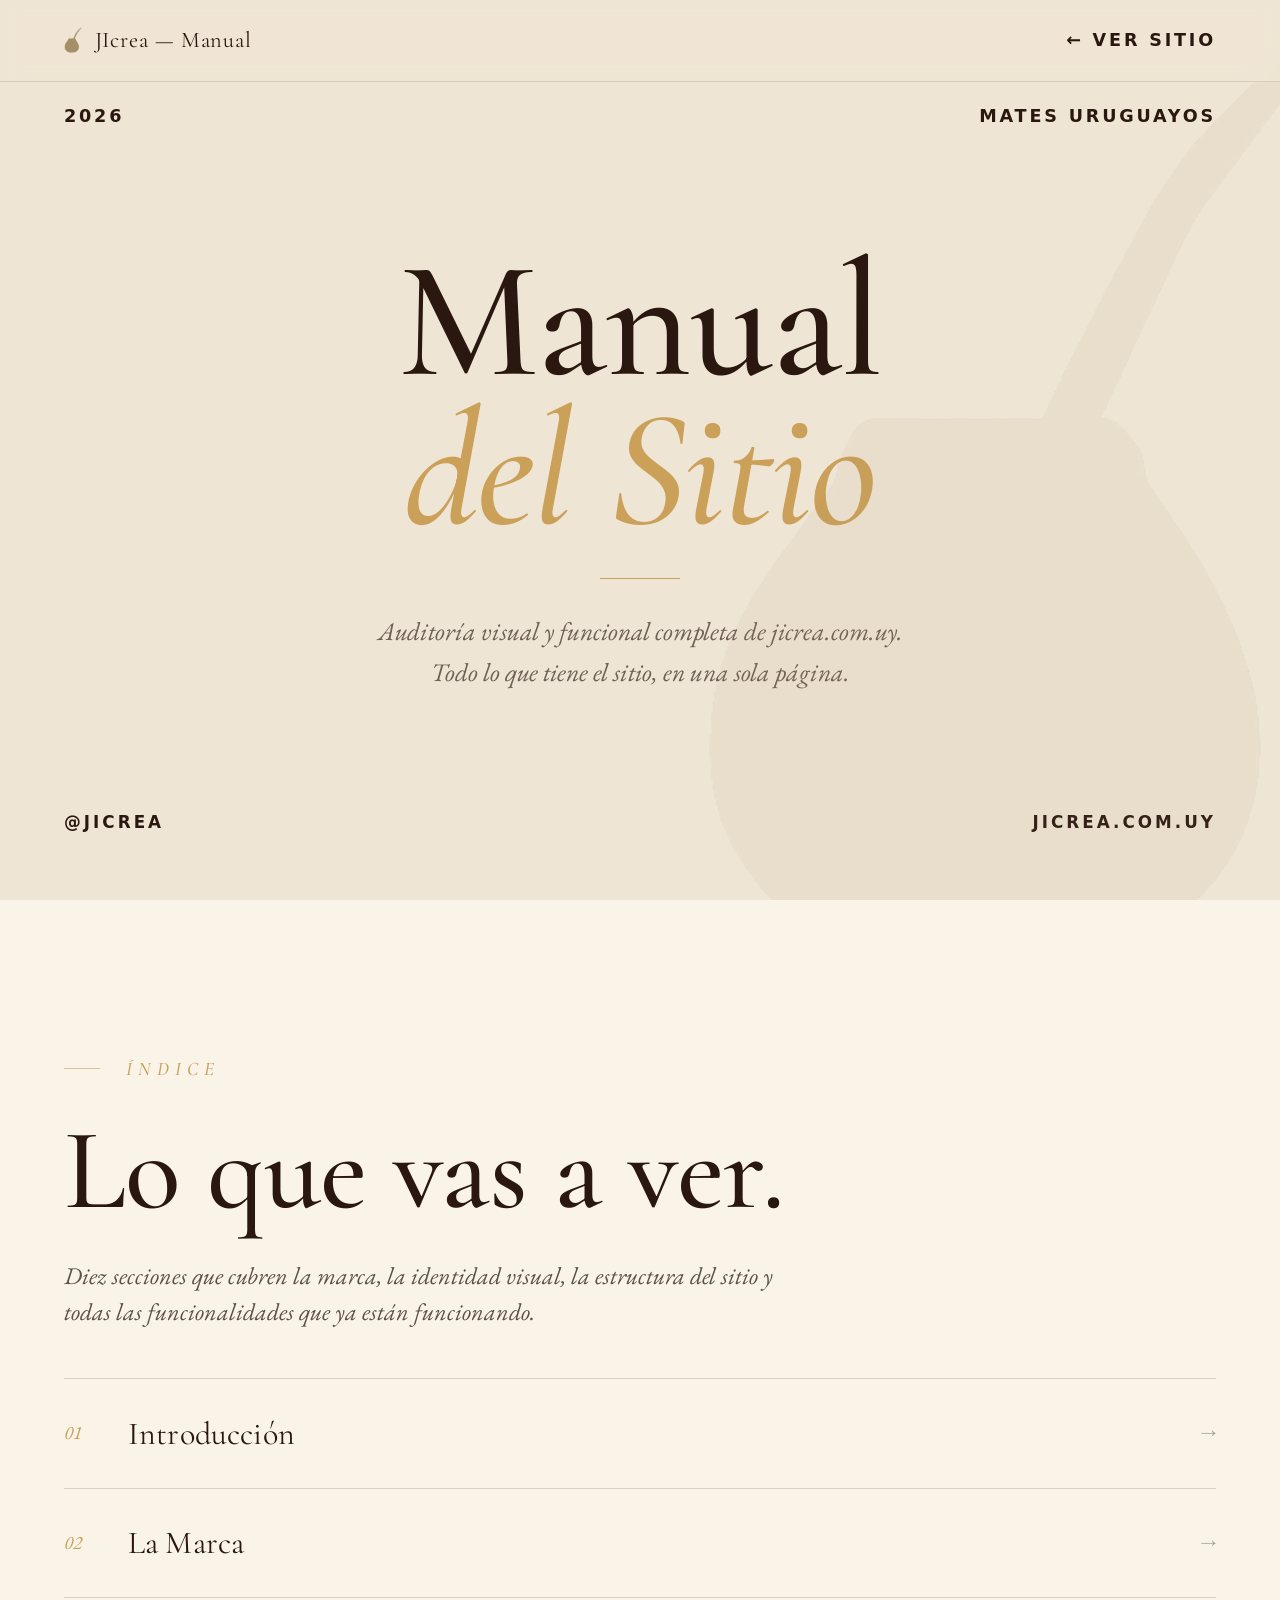
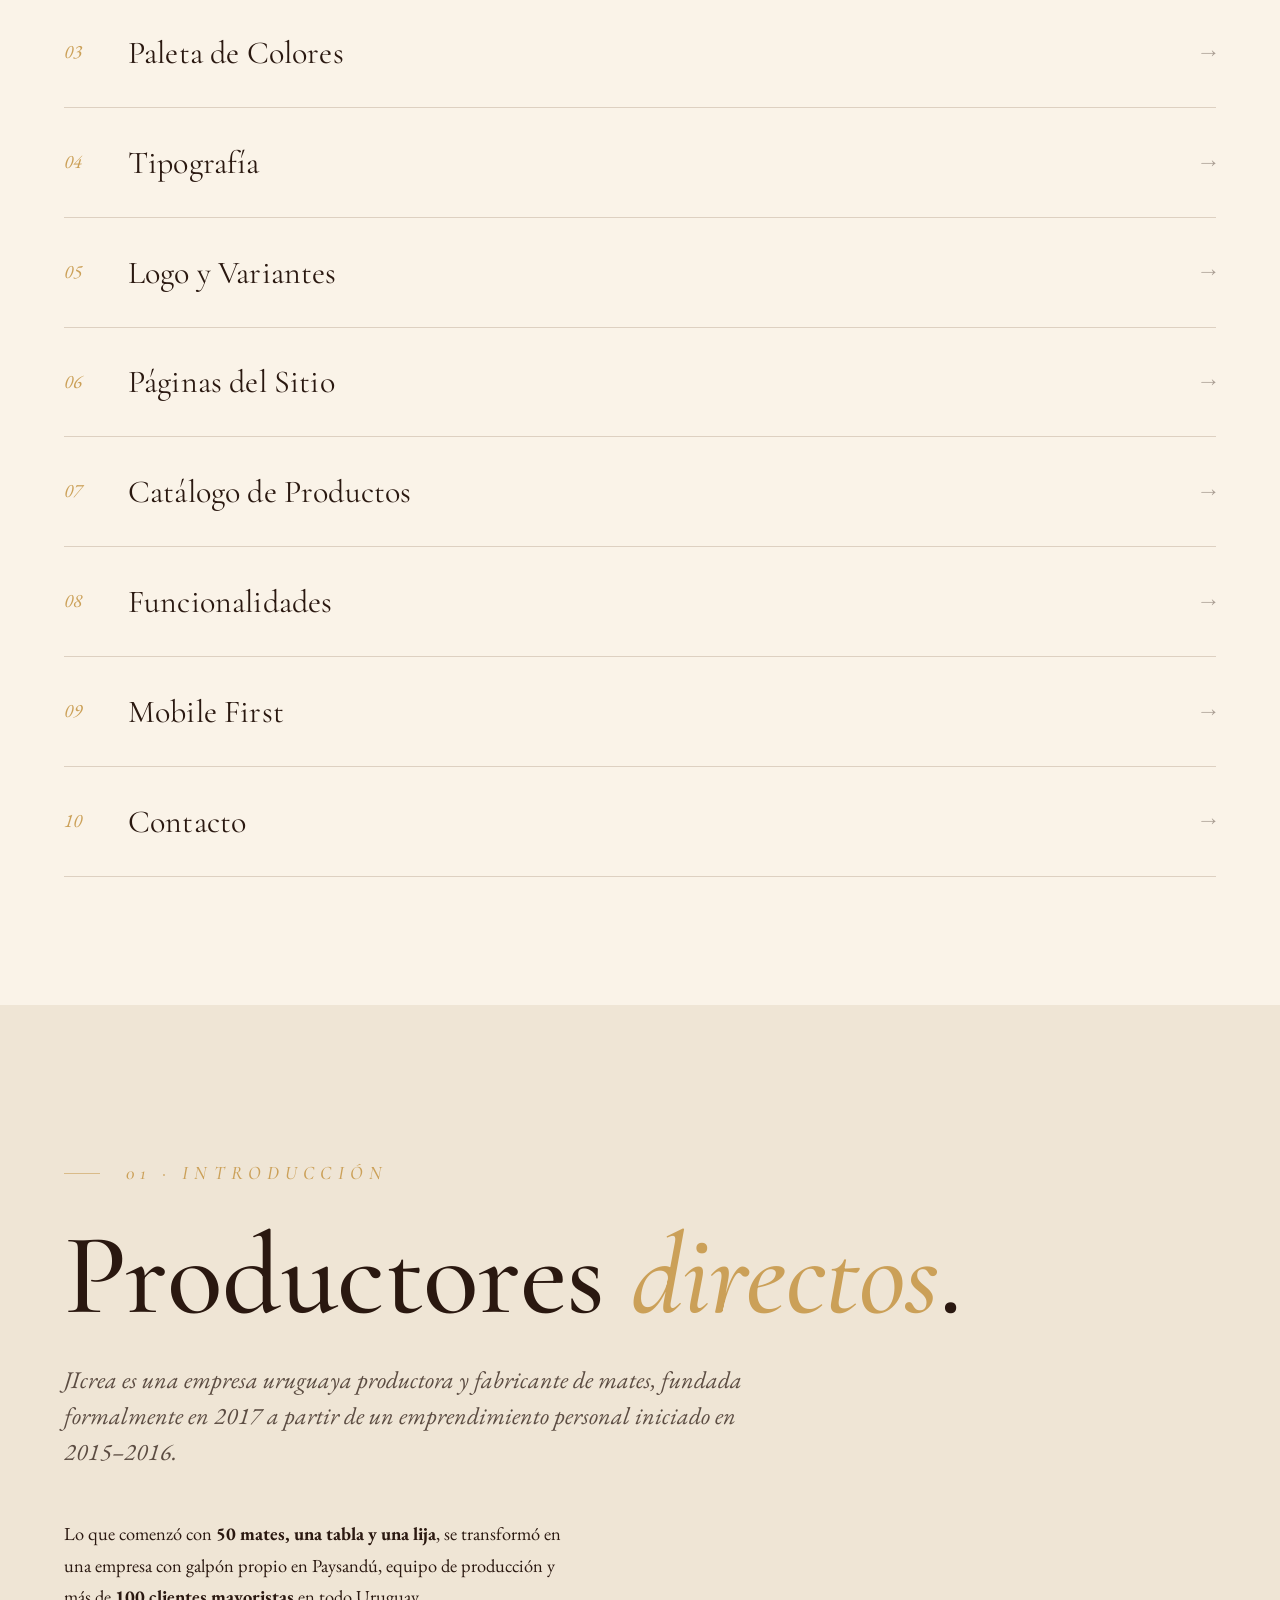
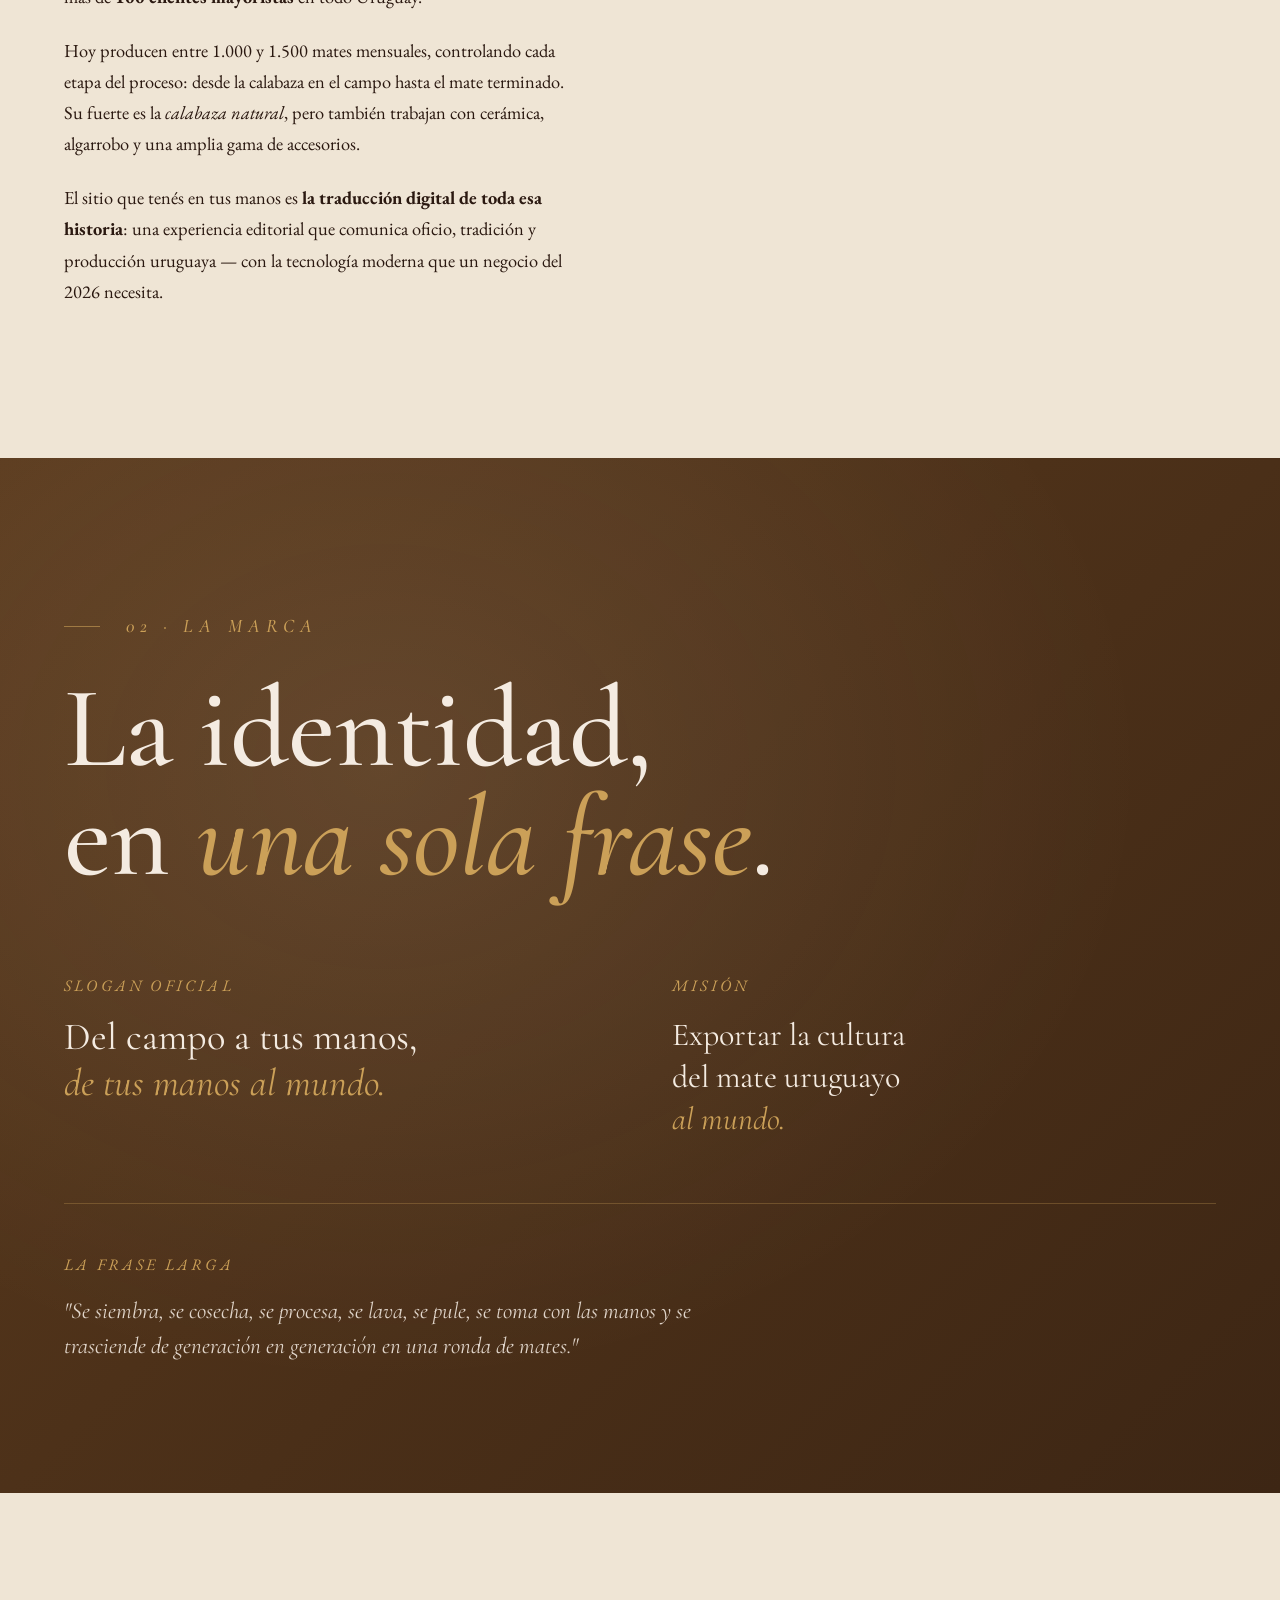
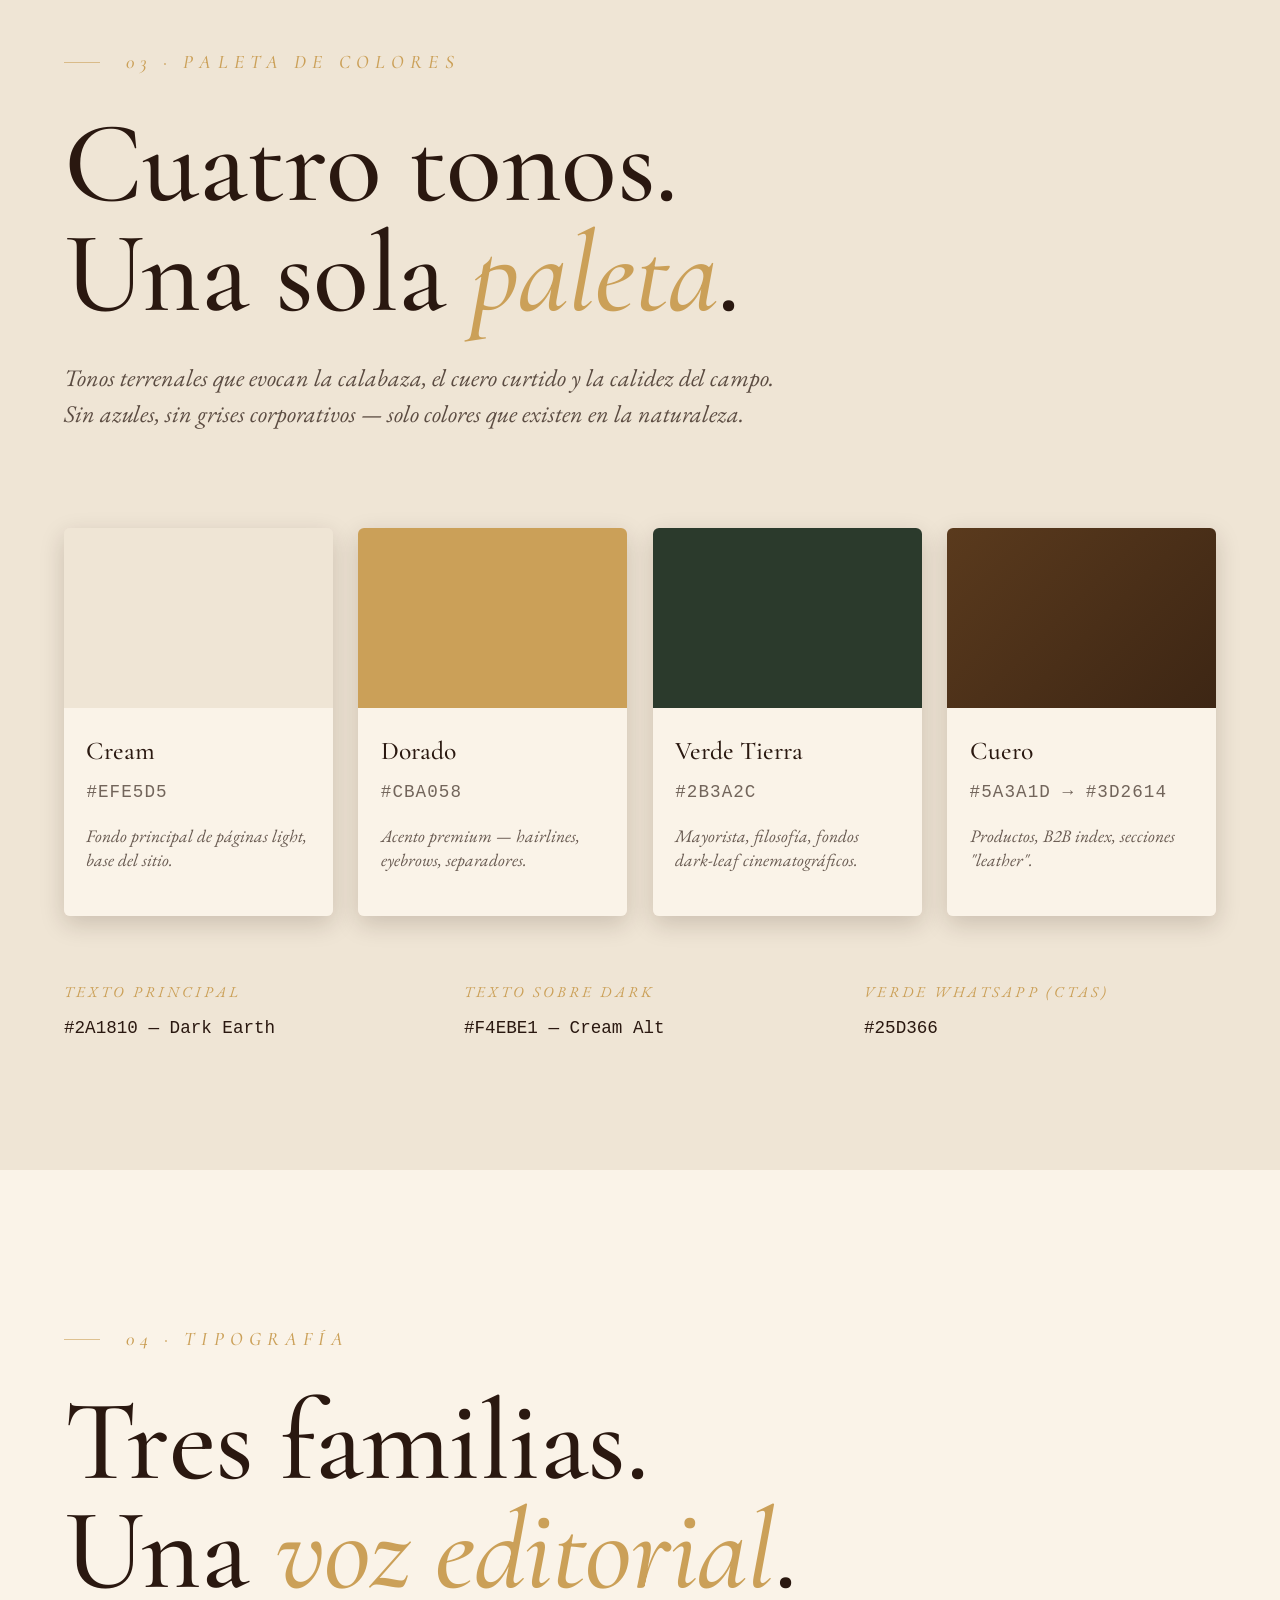
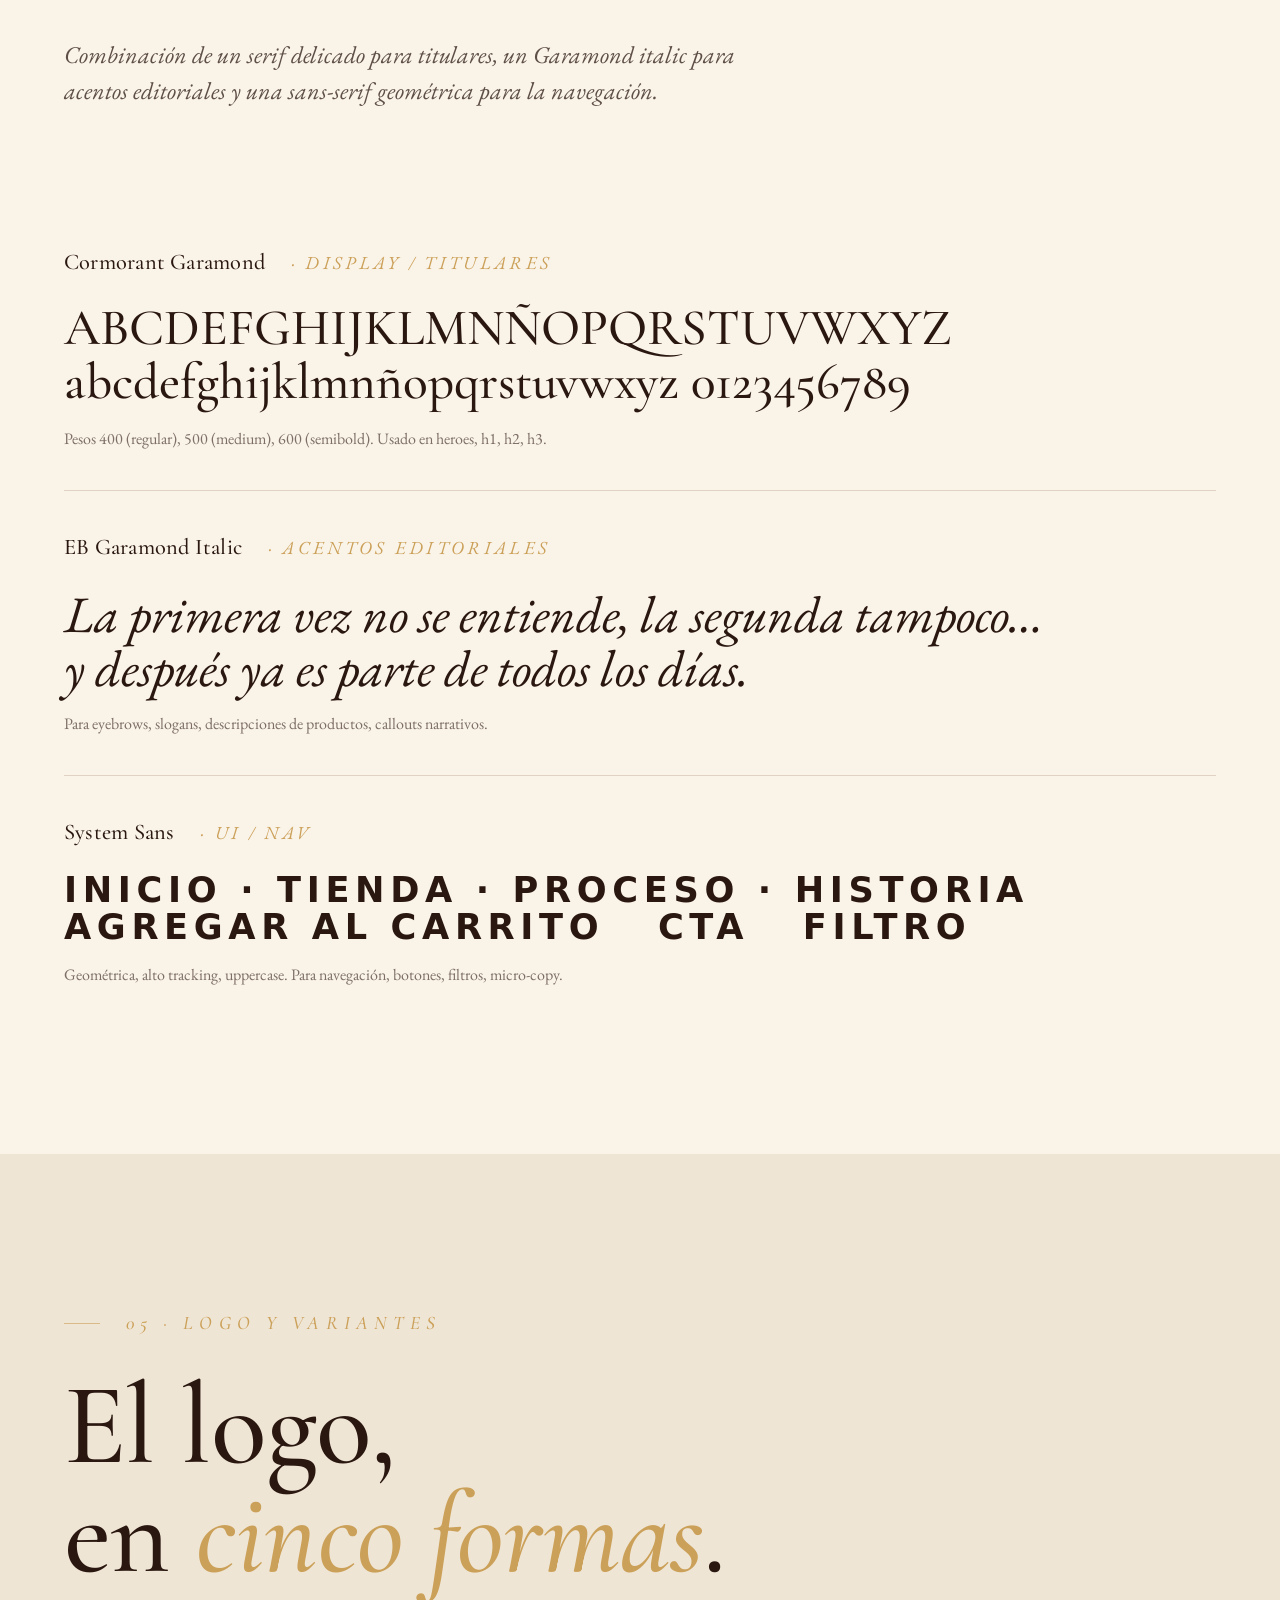
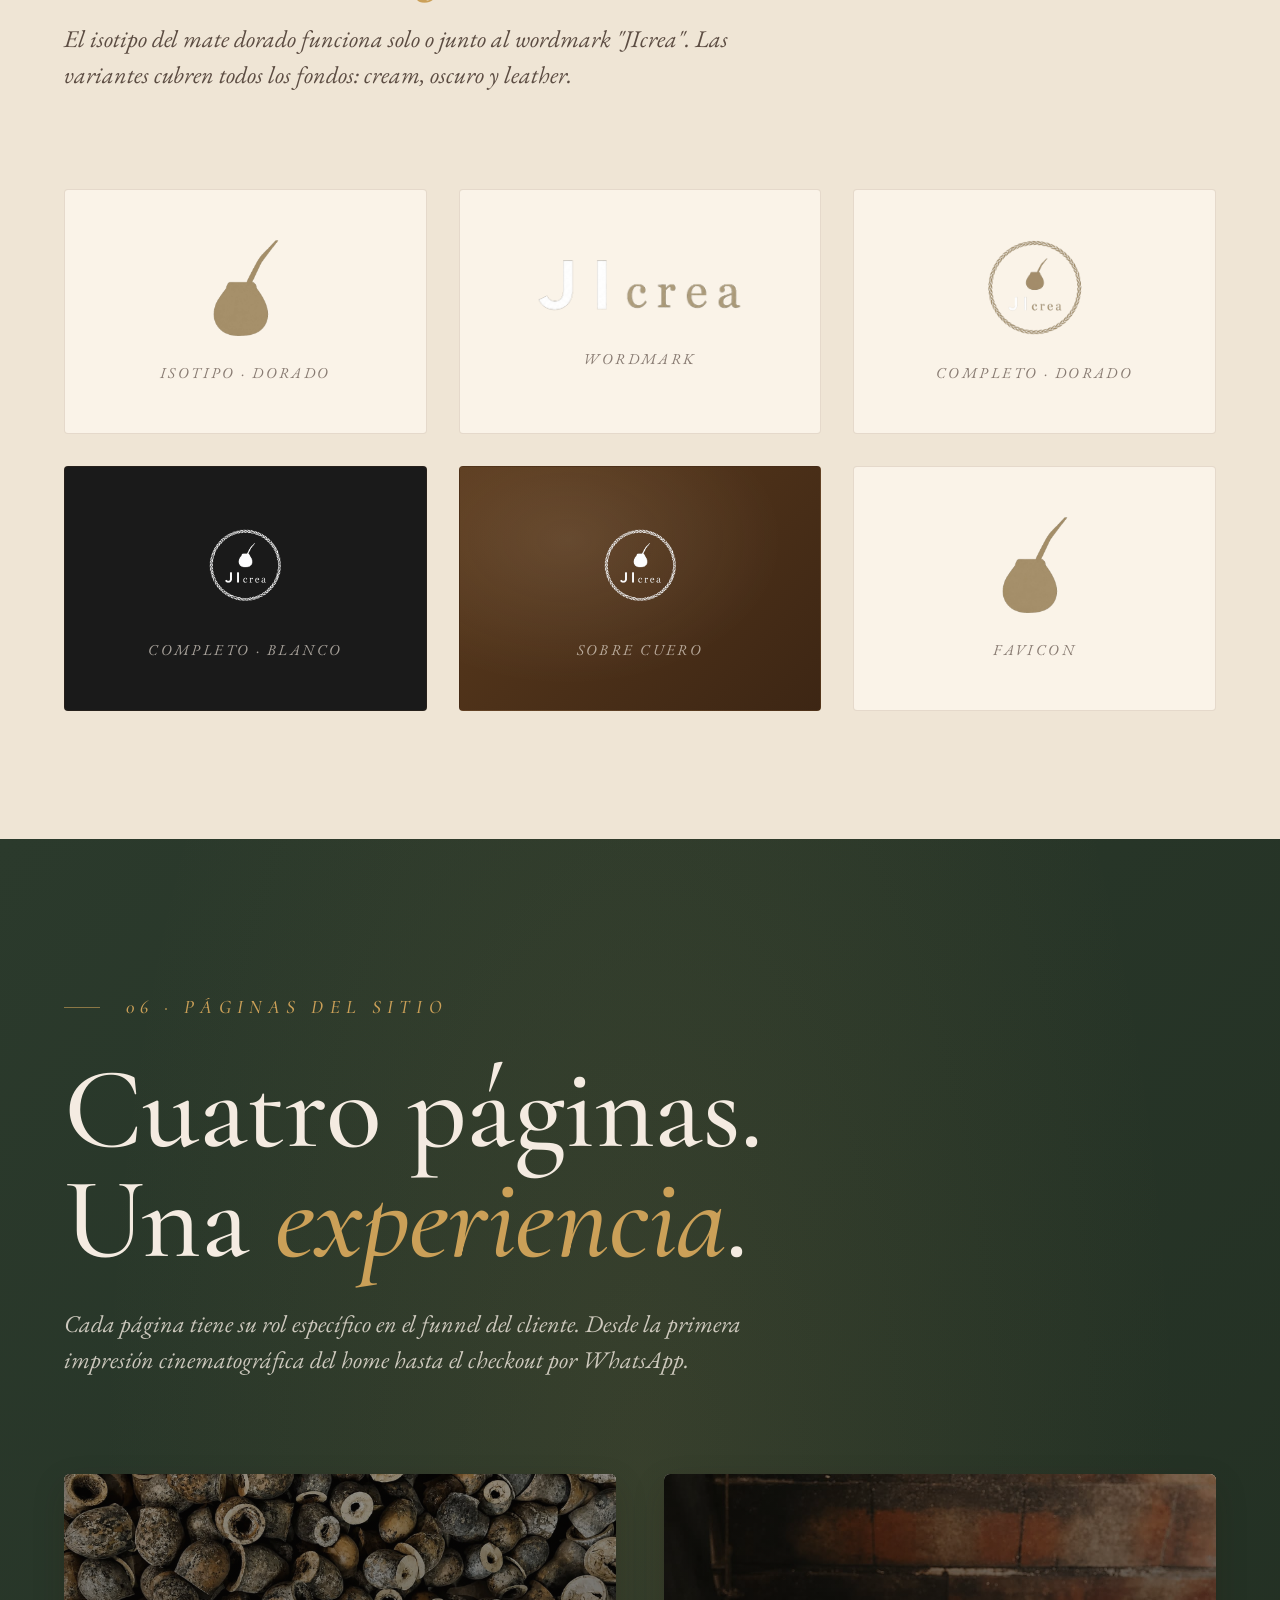
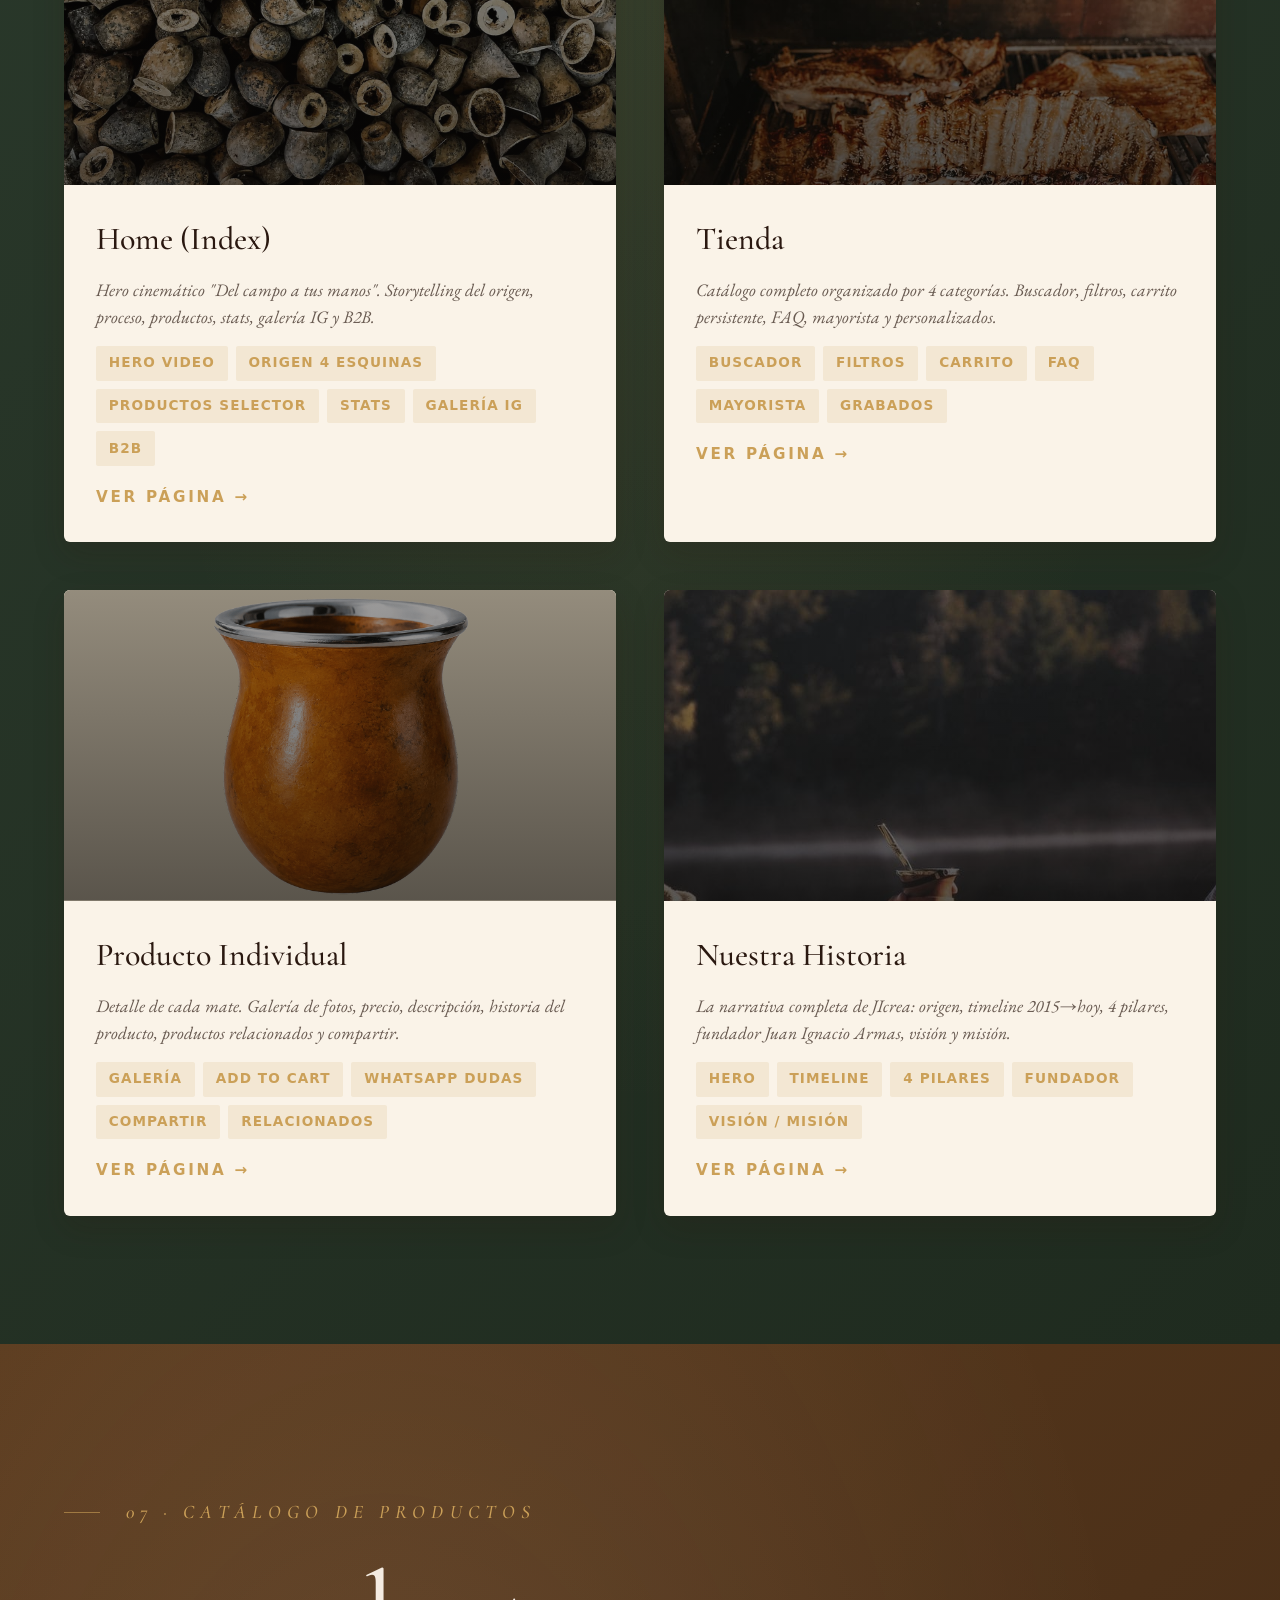
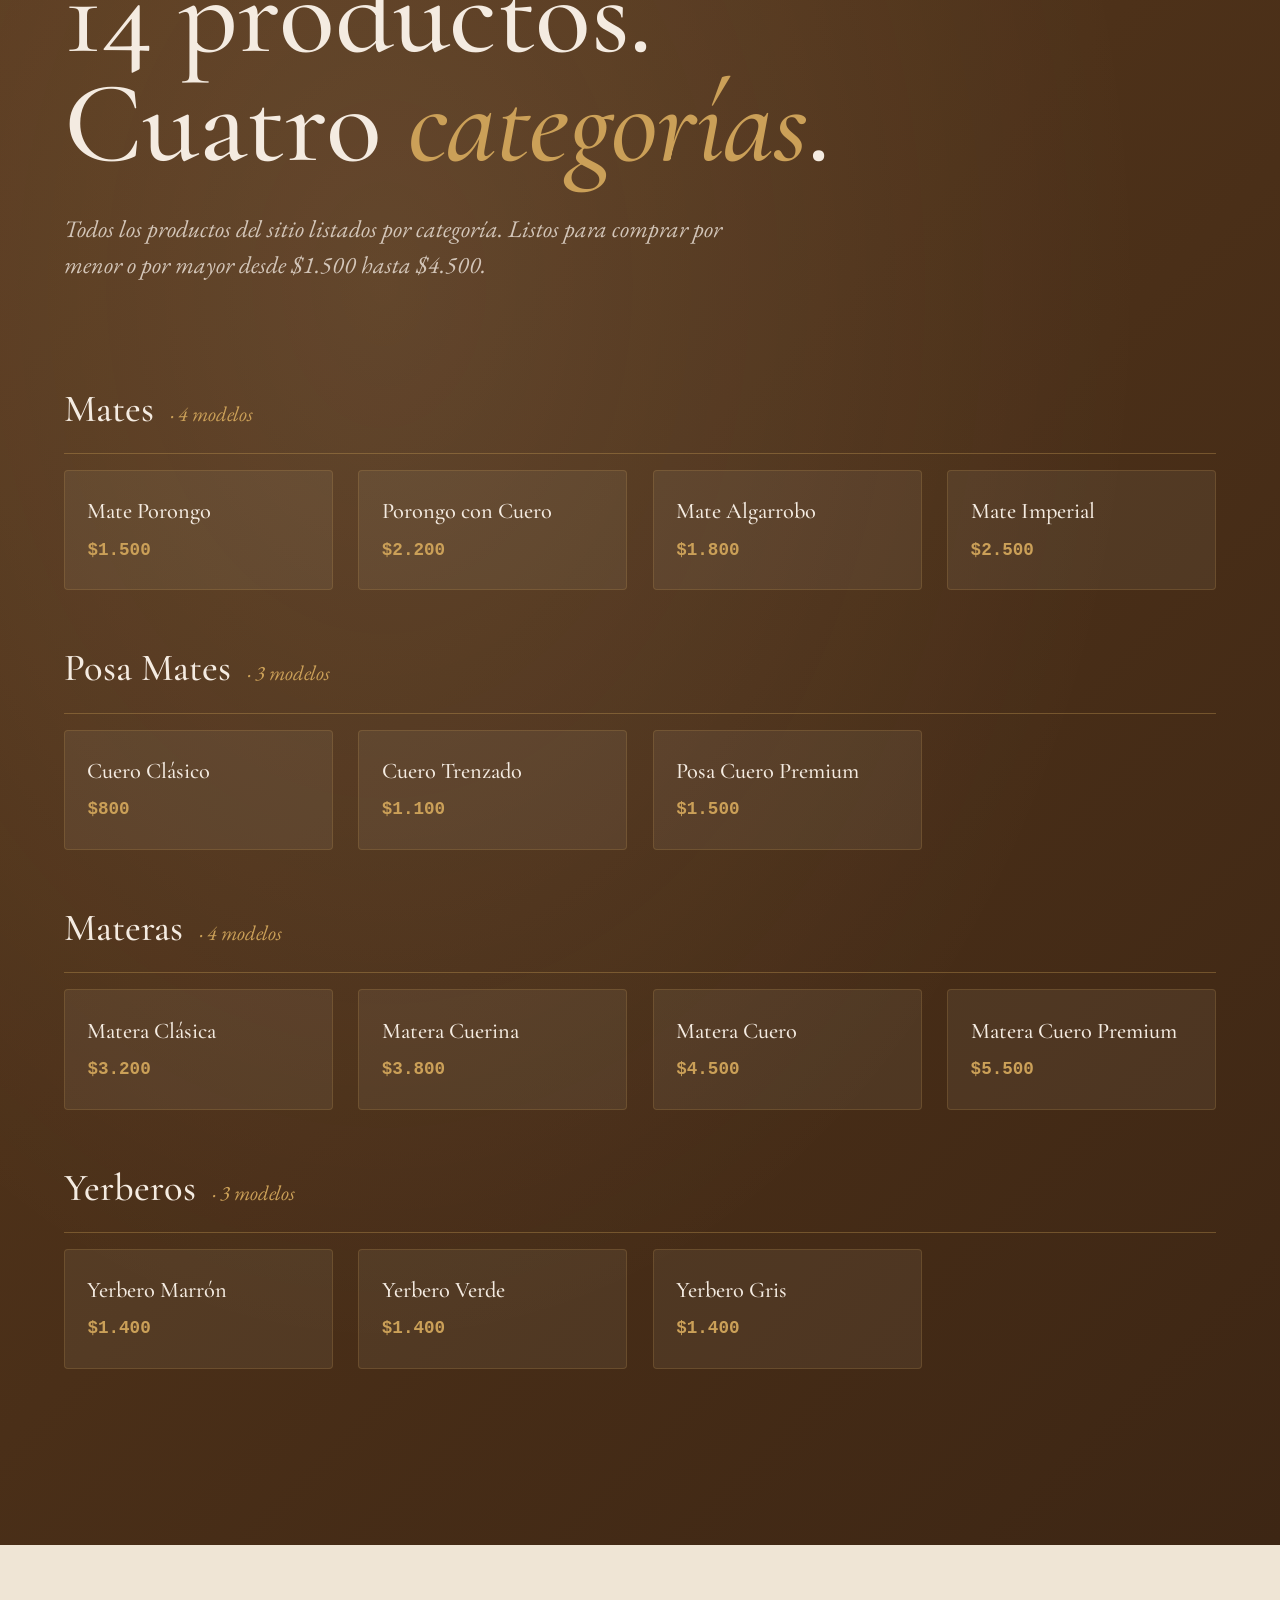
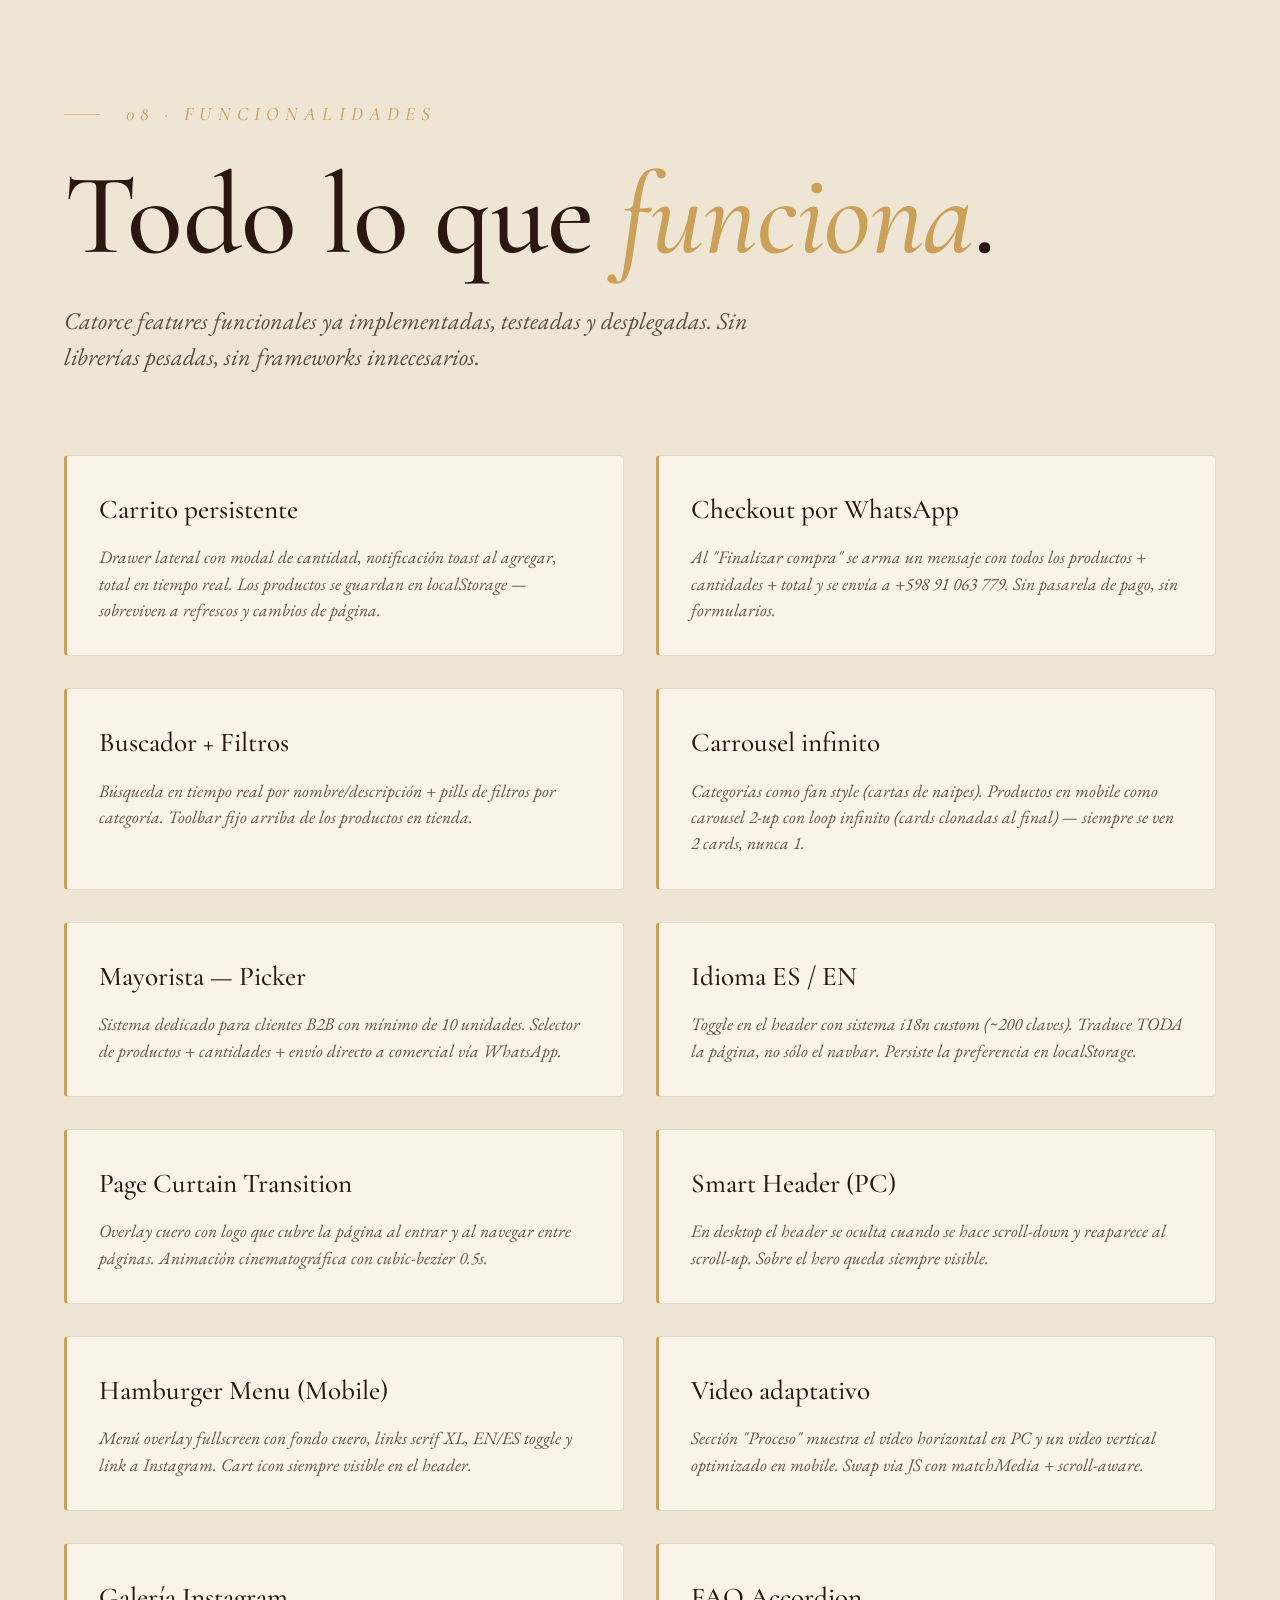
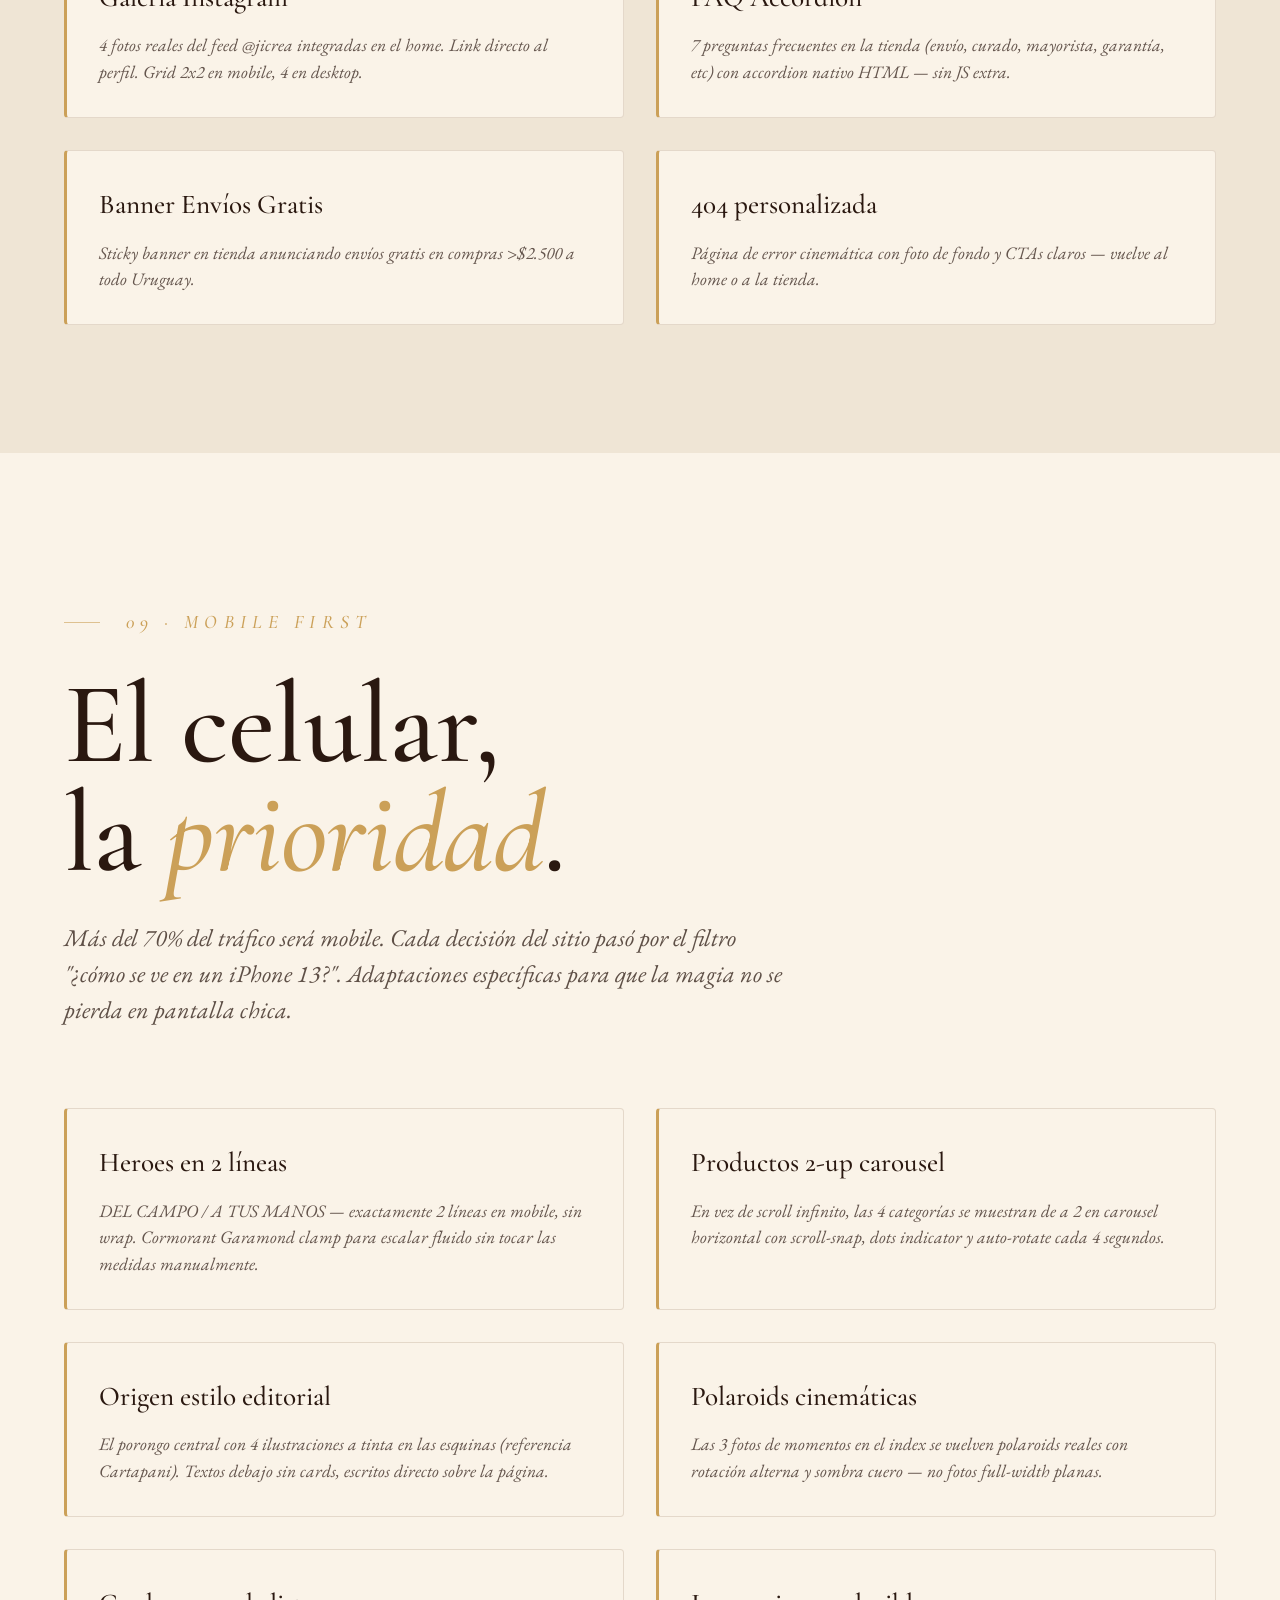
<file: manual.html>
<!DOCTYPE html>
<html lang="es">
<head>
  <meta charset="UTF-8">
  <meta name="viewport" content="width=device-width, initial-scale=1">
  <meta name="description" content="JIcrea — Manual del Sitio. Auditoría completa de marca, identidad visual, estructura y funcionalidades.">
  <meta name="robots" content="noindex, nofollow">
  <title>JIcrea — Manual del Sitio</title>

  <link rel="icon" type="image/png" href="img/favicon.png?v=2">
  <link rel="preconnect" href="https://fonts.googleapis.com">
  <link rel="preconnect" href="https://fonts.gstatic.com" crossorigin>
  <link rel="stylesheet" href="https://fonts.googleapis.com/css2?family=Cormorant+Garamond:ital,wght@0,400;0,500;0,600;1,400;1,500&family=EB+Garamond:ital,wght@0,400;0,500;1,400;1,500&display=swap">
  <link rel="stylesheet" href="css/manual.css?v=1">
</head>
<body>

  <!-- ═══════ HEADER MINIMAL ═══════ -->
  <header class="m-header">
    <a href="manual.html" class="m-header__brand">
      <img src="img/logos_jlcrea_sin_fondo/01_mate_dorado.png" alt="">
      <span>JIcrea — Manual</span>
    </a>
    <a href="index.html" class="m-header__back">
      ← Ver sitio
    </a>
  </header>


  <!-- ═══════ PORTADA ═══════ -->
  <section class="m-cover">
    <div class="m-cover__meta">
      <span>2026</span>
      <span>Mates uruguayos</span>
    </div>

    <div class="m-cover__center">
      <h1 class="m-cover__title">
        Manual<br>
        <em>del Sitio</em>
      </h1>
      <div class="m-cover__sep"></div>
      <p class="m-cover__lead">
        Auditoría visual y funcional completa de jicrea.com.uy.<br>
        Todo lo que tiene el sitio, en una sola página.
      </p>
    </div>

    <div class="m-cover__footer">
      <span>@jicrea</span>
      <a href="index.html">jicrea.com.uy</a>
    </div>

    <img class="m-cover__mate" src="img/logos_jlcrea_sin_fondo/01_mate_dorado.png" alt="">
  </section>


  <!-- ═══════ ÍNDICE ═══════ -->
  <section class="m-section m-section--cream-warm" id="indice">
    <span class="m-eyebrow">Índice</span>
    <h2 class="m-title">Lo que vas a ver.</h2>
    <p class="m-subtitle">Diez secciones que cubren la marca, la identidad visual, la estructura del sitio y todas las funcionalidades que ya están funcionando.</p>

    <ol class="m-index__list">
      <li><a href="#introduccion"><span class="m-index__num">01</span><span>Introducción</span><span class="m-index__arrow">→</span></a></li>
      <li><a href="#marca"><span class="m-index__num">02</span><span>La Marca</span><span class="m-index__arrow">→</span></a></li>
      <li><a href="#paleta"><span class="m-index__num">03</span><span>Paleta de Colores</span><span class="m-index__arrow">→</span></a></li>
      <li><a href="#tipografia"><span class="m-index__num">04</span><span>Tipografía</span><span class="m-index__arrow">→</span></a></li>
      <li><a href="#logo"><span class="m-index__num">05</span><span>Logo y Variantes</span><span class="m-index__arrow">→</span></a></li>
      <li><a href="#paginas"><span class="m-index__num">06</span><span>Páginas del Sitio</span><span class="m-index__arrow">→</span></a></li>
      <li><a href="#catalogo"><span class="m-index__num">07</span><span>Catálogo de Productos</span><span class="m-index__arrow">→</span></a></li>
      <li><a href="#funcionalidades"><span class="m-index__num">08</span><span>Funcionalidades</span><span class="m-index__arrow">→</span></a></li>
      <li><a href="#mobile"><span class="m-index__num">09</span><span>Mobile First</span><span class="m-index__arrow">→</span></a></li>
      <li><a href="#contacto"><span class="m-index__num">10</span><span>Contacto</span><span class="m-index__arrow">→</span></a></li>
    </ol>
  </section>


  <!-- ═══════ 01 — INTRODUCCIÓN ═══════ -->
  <section class="m-section m-section--cream" id="introduccion">
    <span class="m-eyebrow">01 · Introducción</span>
    <h2 class="m-title">Productores <em>directos</em>.</h2>
    <p class="m-subtitle">JIcrea es una empresa uruguaya productora y fabricante de mates, fundada formalmente en 2017 a partir de un emprendimiento personal iniciado en 2015–2016.</p>

    <div class="m-body" style="max-width: 65ch;">
      <p>Lo que comenzó con <strong>50 mates, una tabla y una lija</strong>, se transformó en una empresa con galpón propio en Paysandú, equipo de producción y más de <strong>100 clientes mayoristas</strong> en todo Uruguay.</p>
      <p>Hoy producen entre 1.000 y 1.500 mates mensuales, controlando cada etapa del proceso: desde la calabaza en el campo hasta el mate terminado. Su fuerte es la <em>calabaza natural</em>, pero también trabajan con cerámica, algarrobo y una amplia gama de accesorios.</p>
      <p>El sitio que tenés en tus manos es <strong>la traducción digital de toda esa historia</strong>: una experiencia editorial que comunica oficio, tradición y producción uruguaya — con la tecnología moderna que un negocio del 2026 necesita.</p>
    </div>
  </section>


  <!-- ═══════ 02 — LA MARCA ═══════ -->
  <section class="m-section m-section--leather" id="marca">
    <span class="m-eyebrow">02 · La Marca</span>
    <h2 class="m-title">La identidad,<br>en <em>una sola frase</em>.</h2>

    <div class="m-grid-2" style="margin-top: 3rem; gap: 4rem;">
      <div>
        <p style="font-family: 'EB Garamond', serif; font-style: italic; color: var(--m-gold); letter-spacing: 0.2em; text-transform: uppercase; font-size: 1rem; margin: 0 0 1rem;">Slogan oficial</p>
        <p style="font-family: 'Cormorant Garamond', serif; font-size: clamp(2rem, 3vw, 3rem); line-height: 1.2; margin: 0; color: #F4EBE1;">
          Del campo a tus manos,<br>
          <em style="color: var(--m-gold);">de tus manos al mundo.</em>
        </p>
      </div>
      <div>
        <p style="font-family: 'EB Garamond', serif; font-style: italic; color: var(--m-gold); letter-spacing: 0.2em; text-transform: uppercase; font-size: 1rem; margin: 0 0 1rem;">Misión</p>
        <p style="font-family: 'Cormorant Garamond', serif; font-size: clamp(1.8rem, 2.5vw, 2.6rem); line-height: 1.3; margin: 0; color: #F4EBE1;">
          Exportar la cultura<br>del mate uruguayo<br><em style="color: var(--m-gold);">al mundo.</em>
        </p>
      </div>
    </div>

    <div style="margin-top: 4rem; padding-top: 3rem; border-top: 1px solid rgba(203, 160, 88, 0.3);">
      <p style="font-family: 'EB Garamond', serif; font-style: italic; color: var(--m-gold); letter-spacing: 0.2em; text-transform: uppercase; font-size: 1rem; margin: 0 0 1rem;">La frase larga</p>
      <p style="font-family: 'Cormorant Garamond', serif; font-style: italic; font-size: clamp(1.4rem, 1.8vw, 1.9rem); line-height: 1.55; max-width: 70ch; margin: 0; color: rgba(244, 235, 225, 0.88);">
        "Se siembra, se cosecha, se procesa, se lava, se pule, se toma con las manos y se trasciende de generación en generación en una ronda de mates."
      </p>
    </div>
  </section>


  <!-- ═══════ 03 — PALETA DE COLORES ═══════ -->
  <section class="m-section m-section--cream" id="paleta">
    <span class="m-eyebrow">03 · Paleta de Colores</span>
    <h2 class="m-title">Cuatro tonos.<br>Una sola <em>paleta</em>.</h2>
    <p class="m-subtitle">Tonos terrenales que evocan la calabaza, el cuero curtido y la calidez del campo. Sin azules, sin grises corporativos — solo colores que existen en la naturaleza.</p>

    <div class="m-palette">
      <div class="m-swatch">
        <div class="m-swatch__color" style="background: #EFE5D5;"></div>
        <div class="m-swatch__info">
          <h4 class="m-swatch__name">Cream</h4>
          <p class="m-swatch__hex">#EFE5D5</p>
          <p class="m-swatch__use">Fondo principal de páginas light, base del sitio.</p>
        </div>
      </div>
      <div class="m-swatch">
        <div class="m-swatch__color" style="background: #CBA058;"></div>
        <div class="m-swatch__info">
          <h4 class="m-swatch__name">Dorado</h4>
          <p class="m-swatch__hex">#CBA058</p>
          <p class="m-swatch__use">Acento premium — hairlines, eyebrows, separadores.</p>
        </div>
      </div>
      <div class="m-swatch">
        <div class="m-swatch__color" style="background: #2B3A2C;"></div>
        <div class="m-swatch__info">
          <h4 class="m-swatch__name">Verde Tierra</h4>
          <p class="m-swatch__hex">#2B3A2C</p>
          <p class="m-swatch__use">Mayorista, filosofía, fondos dark-leaf cinematográficos.</p>
        </div>
      </div>
      <div class="m-swatch">
        <div class="m-swatch__color" style="background: linear-gradient(135deg, #5a3a1d 0%, #3d2614 100%);"></div>
        <div class="m-swatch__info">
          <h4 class="m-swatch__name">Cuero</h4>
          <p class="m-swatch__hex">#5A3A1D → #3D2614</p>
          <p class="m-swatch__use">Productos, B2B index, secciones "leather".</p>
        </div>
      </div>
    </div>

    <div class="m-grid-3" style="margin-top: 4rem;">
      <div>
        <p style="font-family: 'EB Garamond', serif; font-style: italic; color: var(--m-gold); letter-spacing: 0.2em; text-transform: uppercase; font-size: 0.95rem; margin: 0 0 0.6rem;">Texto principal</p>
        <p style="font-family: 'Courier New', monospace; font-size: 1.1rem; margin: 0;">#2A1810 — Dark Earth</p>
      </div>
      <div>
        <p style="font-family: 'EB Garamond', serif; font-style: italic; color: var(--m-gold); letter-spacing: 0.2em; text-transform: uppercase; font-size: 0.95rem; margin: 0 0 0.6rem;">Texto sobre dark</p>
        <p style="font-family: 'Courier New', monospace; font-size: 1.1rem; margin: 0;">#F4EBE1 — Cream Alt</p>
      </div>
      <div>
        <p style="font-family: 'EB Garamond', serif; font-style: italic; color: var(--m-gold); letter-spacing: 0.2em; text-transform: uppercase; font-size: 0.95rem; margin: 0 0 0.6rem;">Verde WhatsApp (CTAs)</p>
        <p style="font-family: 'Courier New', monospace; font-size: 1.1rem; margin: 0;">#25D366</p>
      </div>
    </div>
  </section>


  <!-- ═══════ 04 — TIPOGRAFÍA ═══════ -->
  <section class="m-section m-section--cream-warm" id="tipografia">
    <span class="m-eyebrow">04 · Tipografía</span>
    <h2 class="m-title">Tres familias.<br>Una <em>voz editorial</em>.</h2>
    <p class="m-subtitle">Combinación de un serif delicado para titulares, un Garamond italic para acentos editoriales y una sans-serif geométrica para la navegación.</p>

    <div style="margin-top: 3rem;">
      <div class="m-font-sample">
        <div class="m-font-sample__name"><strong>Cormorant Garamond</strong> · Display / Titulares</div>
        <p class="m-font-sample__alphabet" style="font-family: 'Cormorant Garamond', serif; font-weight: 500;">
          ABCDEFGHIJKLMNÑOPQRSTUVWXYZ<br>
          abcdefghijklmnñopqrstuvwxyz 0123456789
        </p>
        <p class="m-font-sample__caption">Pesos 400 (regular), 500 (medium), 600 (semibold). Usado en heroes, h1, h2, h3.</p>
      </div>

      <div class="m-font-sample">
        <div class="m-font-sample__name"><strong>EB Garamond Italic</strong> · Acentos editoriales</div>
        <p class="m-font-sample__alphabet" style="font-family: 'EB Garamond', serif; font-style: italic; font-weight: 400;">
          La primera vez no se entiende, la segunda tampoco…<br>
          y después ya es parte de todos los días.
        </p>
        <p class="m-font-sample__caption">Para eyebrows, slogans, descripciones de productos, callouts narrativos.</p>
      </div>

      <div class="m-font-sample">
        <div class="m-font-sample__name"><strong>System Sans</strong> · UI / Nav</div>
        <p class="m-font-sample__alphabet" style="font-family: 'Inter', system-ui, sans-serif; font-weight: 700; letter-spacing: 0.16em; text-transform: uppercase; font-size: 2.2rem;">
          INICIO · TIENDA · PROCESO · HISTORIA<br>
          AGREGAR AL CARRITO &nbsp; CTA &nbsp; FILTRO
        </p>
        <p class="m-font-sample__caption">Geométrica, alto tracking, uppercase. Para navegación, botones, filtros, micro-copy.</p>
      </div>
    </div>
  </section>


  <!-- ═══════ 05 — LOGO ═══════ -->
  <section class="m-section m-section--cream" id="logo">
    <span class="m-eyebrow">05 · Logo y Variantes</span>
    <h2 class="m-title">El logo,<br>en <em>cinco formas</em>.</h2>
    <p class="m-subtitle">El isotipo del mate dorado funciona solo o junto al wordmark "JIcrea". Las variantes cubren todos los fondos: cream, oscuro y leather.</p>

    <div class="m-logo-showcase">
      <div class="m-logo-card">
        <img src="img/logos_jlcrea_sin_fondo/01_mate_dorado.png" alt="Isotipo mate dorado">
        <span class="m-logo-card__label">Isotipo · Dorado</span>
      </div>
      <div class="m-logo-card">
        <img src="img/logos_jlcrea_sin_fondo/02_jlcrea_texto.png" alt="Wordmark JIcrea">
        <span class="m-logo-card__label">Wordmark</span>
      </div>
      <div class="m-logo-card">
        <img src="img/logos_jlcrea_sin_fondo/03_logo_completo_dorado.png" alt="Logo completo dorado">
        <span class="m-logo-card__label">Completo · Dorado</span>
      </div>
      <div class="m-logo-card m-logo-card--dark">
        <img src="img/logos_jlcrea_sin_fondo/08_logo_completo_blanco.png" alt="Logo completo blanco sobre dark">
        <span class="m-logo-card__label">Completo · Blanco</span>
      </div>
      <div class="m-logo-card m-logo-card--leather">
        <img src="img/logos_jlcrea_sin_fondo/08_logo_completo_blanco.png" alt="Logo completo blanco sobre leather">
        <span class="m-logo-card__label">Sobre cuero</span>
      </div>
      <div class="m-logo-card">
        <img src="img/favicon.png" alt="Favicon">
        <span class="m-logo-card__label">Favicon</span>
      </div>
    </div>
  </section>


  <!-- ═══════ 06 — PÁGINAS ═══════ -->
  <section class="m-section m-section--green" id="paginas">
    <span class="m-eyebrow">06 · Páginas del Sitio</span>
    <h2 class="m-title">Cuatro páginas.<br>Una <em>experiencia</em>.</h2>
    <p class="m-subtitle" style="color: rgba(244, 235, 225, 0.8);">Cada página tiene su rol específico en el funnel del cliente. Desde la primera impresión cinematográfica del home hasta el checkout por WhatsApp.</p>

    <div class="m-grid-2" style="margin-top: 3rem;">

      <article class="m-page-card">
        <div class="m-page-card__preview" style="background-image: linear-gradient(180deg, rgba(10,8,7,0.4) 0%, rgba(10,8,7,0.65) 100%), url('img/hero1.jpg');"></div>
        <div class="m-page-card__info">
          <h3 class="m-page-card__title">Home (Index)</h3>
          <p class="m-page-card__desc">Hero cinemático "Del campo a tus manos". Storytelling del origen, proceso, productos, stats, galería IG y B2B.</p>
          <ul class="m-page-card__features">
            <li>Hero video</li>
            <li>Origen 4 esquinas</li>
            <li>Productos selector</li>
            <li>Stats</li>
            <li>Galería IG</li>
            <li>B2B</li>
          </ul>
          <a class="m-page-card__link" href="index.html">Ver página →</a>
        </div>
      </article>

      <article class="m-page-card">
        <div class="m-page-card__preview" style="background-image: linear-gradient(180deg, rgba(10,8,7,0.4) 0%, rgba(10,8,7,0.65) 100%), url('img/momento2.jpg');"></div>
        <div class="m-page-card__info">
          <h3 class="m-page-card__title">Tienda</h3>
          <p class="m-page-card__desc">Catálogo completo organizado por 4 categorías. Buscador, filtros, carrito persistente, FAQ, mayorista y personalizados.</p>
          <ul class="m-page-card__features">
            <li>Buscador</li>
            <li>Filtros</li>
            <li>Carrito</li>
            <li>FAQ</li>
            <li>Mayorista</li>
            <li>Grabados</li>
          </ul>
          <a class="m-page-card__link" href="tienda.html">Ver página →</a>
        </div>
      </article>

      <article class="m-page-card">
        <div class="m-page-card__preview" style="background-image: linear-gradient(180deg, rgba(10,8,7,0.4) 0%, rgba(10,8,7,0.65) 100%), url('img/mate-porongo.png'); background-size: contain; background-position: center; background-color: #F0E4CB; background-repeat: no-repeat;"></div>
        <div class="m-page-card__info">
          <h3 class="m-page-card__title">Producto Individual</h3>
          <p class="m-page-card__desc">Detalle de cada mate. Galería de fotos, precio, descripción, historia del producto, productos relacionados y compartir.</p>
          <ul class="m-page-card__features">
            <li>Galería</li>
            <li>Add to cart</li>
            <li>WhatsApp dudas</li>
            <li>Compartir</li>
            <li>Relacionados</li>
          </ul>
          <a class="m-page-card__link" href="producto.html?id=mate-porongo">Ver página →</a>
        </div>
      </article>

      <article class="m-page-card">
        <div class="m-page-card__preview" style="background-image: linear-gradient(180deg, rgba(10,8,7,0.4) 0%, rgba(10,8,7,0.65) 100%), url('img/momento1.jpg');"></div>
        <div class="m-page-card__info">
          <h3 class="m-page-card__title">Nuestra Historia</h3>
          <p class="m-page-card__desc">La narrativa completa de JIcrea: origen, timeline 2015→hoy, 4 pilares, fundador Juan Ignacio Armas, visión y misión.</p>
          <ul class="m-page-card__features">
            <li>Hero</li>
            <li>Timeline</li>
            <li>4 pilares</li>
            <li>Fundador</li>
            <li>Visión / Misión</li>
          </ul>
          <a class="m-page-card__link" href="nuestra-historia.html">Ver página →</a>
        </div>
      </article>

    </div>
  </section>


  <!-- ═══════ 07 — CATÁLOGO ═══════ -->
  <section class="m-section m-section--leather" id="catalogo">
    <span class="m-eyebrow">07 · Catálogo de Productos</span>
    <h2 class="m-title">14 productos.<br>Cuatro <em>categorías</em>.</h2>
    <p class="m-subtitle">Todos los productos del sitio listados por categoría. Listos para comprar por menor o por mayor desde $1.500 hasta $4.500.</p>

    <div style="margin-top: 3rem;">

      <div class="m-catalog-cat">
        <h3 class="m-catalog-cat__name">Mates <span class="m-catalog-cat__count">· 4 modelos</span></h3>
        <div class="m-catalog-items">
          <div class="m-catalog-item">
            <p class="m-catalog-item__name">Mate Porongo</p>
            <span class="m-catalog-item__price">$1.500</span>
          </div>
          <div class="m-catalog-item">
            <p class="m-catalog-item__name">Porongo con Cuero</p>
            <span class="m-catalog-item__price">$2.200</span>
          </div>
          <div class="m-catalog-item">
            <p class="m-catalog-item__name">Mate Algarrobo</p>
            <span class="m-catalog-item__price">$1.800</span>
          </div>
          <div class="m-catalog-item">
            <p class="m-catalog-item__name">Mate Imperial</p>
            <span class="m-catalog-item__price">$2.500</span>
          </div>
        </div>
      </div>

      <div class="m-catalog-cat">
        <h3 class="m-catalog-cat__name">Posa Mates <span class="m-catalog-cat__count">· 3 modelos</span></h3>
        <div class="m-catalog-items">
          <div class="m-catalog-item">
            <p class="m-catalog-item__name">Cuero Clásico</p>
            <span class="m-catalog-item__price">$800</span>
          </div>
          <div class="m-catalog-item">
            <p class="m-catalog-item__name">Cuero Trenzado</p>
            <span class="m-catalog-item__price">$1.100</span>
          </div>
          <div class="m-catalog-item">
            <p class="m-catalog-item__name">Posa Cuero Premium</p>
            <span class="m-catalog-item__price">$1.500</span>
          </div>
        </div>
      </div>

      <div class="m-catalog-cat">
        <h3 class="m-catalog-cat__name">Materas <span class="m-catalog-cat__count">· 4 modelos</span></h3>
        <div class="m-catalog-items">
          <div class="m-catalog-item">
            <p class="m-catalog-item__name">Matera Clásica</p>
            <span class="m-catalog-item__price">$3.200</span>
          </div>
          <div class="m-catalog-item">
            <p class="m-catalog-item__name">Matera Cuerina</p>
            <span class="m-catalog-item__price">$3.800</span>
          </div>
          <div class="m-catalog-item">
            <p class="m-catalog-item__name">Matera Cuero</p>
            <span class="m-catalog-item__price">$4.500</span>
          </div>
          <div class="m-catalog-item">
            <p class="m-catalog-item__name">Matera Cuero Premium</p>
            <span class="m-catalog-item__price">$5.500</span>
          </div>
        </div>
      </div>

      <div class="m-catalog-cat">
        <h3 class="m-catalog-cat__name">Yerberos <span class="m-catalog-cat__count">· 3 modelos</span></h3>
        <div class="m-catalog-items">
          <div class="m-catalog-item">
            <p class="m-catalog-item__name">Yerbero Marrón</p>
            <span class="m-catalog-item__price">$1.400</span>
          </div>
          <div class="m-catalog-item">
            <p class="m-catalog-item__name">Yerbero Verde</p>
            <span class="m-catalog-item__price">$1.400</span>
          </div>
          <div class="m-catalog-item">
            <p class="m-catalog-item__name">Yerbero Gris</p>
            <span class="m-catalog-item__price">$1.400</span>
          </div>
        </div>
      </div>

    </div>
  </section>


  <!-- ═══════ 08 — FUNCIONALIDADES ═══════ -->
  <section class="m-section m-section--cream" id="funcionalidades">
    <span class="m-eyebrow">08 · Funcionalidades</span>
    <h2 class="m-title">Todo lo que <em>funciona</em>.</h2>
    <p class="m-subtitle">Catorce features funcionales ya implementadas, testeadas y desplegadas. Sin librerías pesadas, sin frameworks innecesarios.</p>

    <div class="m-features">

      <div class="m-feature">
        <h3 class="m-feature__title">Carrito persistente</h3>
        <p class="m-feature__desc">Drawer lateral con modal de cantidad, notificación toast al agregar, total en tiempo real. Los productos se guardan en localStorage — sobreviven a refrescos y cambios de página.</p>
      </div>

      <div class="m-feature">
        <h3 class="m-feature__title">Checkout por WhatsApp</h3>
        <p class="m-feature__desc">Al "Finalizar compra" se arma un mensaje con todos los productos + cantidades + total y se envía a +598 91 063 779. Sin pasarela de pago, sin formularios.</p>
      </div>

      <div class="m-feature">
        <h3 class="m-feature__title">Buscador + Filtros</h3>
        <p class="m-feature__desc">Búsqueda en tiempo real por nombre/descripción + pills de filtros por categoría. Toolbar fijo arriba de los productos en tienda.</p>
      </div>

      <div class="m-feature">
        <h3 class="m-feature__title">Carrousel infinito</h3>
        <p class="m-feature__desc">Categorías como fan style (cartas de naipes). Productos en mobile como carousel 2-up con loop infinito (cards clonadas al final) — siempre se ven 2 cards, nunca 1.</p>
      </div>

      <div class="m-feature">
        <h3 class="m-feature__title">Mayorista — Picker</h3>
        <p class="m-feature__desc">Sistema dedicado para clientes B2B con mínimo de 10 unidades. Selector de productos + cantidades + envío directo a comercial vía WhatsApp.</p>
      </div>

      <div class="m-feature">
        <h3 class="m-feature__title">Idioma ES / EN</h3>
        <p class="m-feature__desc">Toggle en el header con sistema i18n custom (~200 claves). Traduce TODA la página, no sólo el navbar. Persiste la preferencia en localStorage.</p>
      </div>

      <div class="m-feature">
        <h3 class="m-feature__title">Page Curtain Transition</h3>
        <p class="m-feature__desc">Overlay cuero con logo que cubre la página al entrar y al navegar entre páginas. Animación cinematográfica con cubic-bezier 0.5s.</p>
      </div>

      <div class="m-feature">
        <h3 class="m-feature__title">Smart Header (PC)</h3>
        <p class="m-feature__desc">En desktop el header se oculta cuando se hace scroll-down y reaparece al scroll-up. Sobre el hero queda siempre visible.</p>
      </div>

      <div class="m-feature">
        <h3 class="m-feature__title">Hamburger Menu (Mobile)</h3>
        <p class="m-feature__desc">Menú overlay fullscreen con fondo cuero, links serif XL, EN/ES toggle y link a Instagram. Cart icon siempre visible en el header.</p>
      </div>

      <div class="m-feature">
        <h3 class="m-feature__title">Video adaptativo</h3>
        <p class="m-feature__desc">Sección "Proceso" muestra el video horizontal en PC y un video vertical optimizado en mobile. Swap via JS con matchMedia + scroll-aware.</p>
      </div>

      <div class="m-feature">
        <h3 class="m-feature__title">Galería Instagram</h3>
        <p class="m-feature__desc">4 fotos reales del feed @jicrea integradas en el home. Link directo al perfil. Grid 2x2 en mobile, 4 en desktop.</p>
      </div>

      <div class="m-feature">
        <h3 class="m-feature__title">FAQ Accordion</h3>
        <p class="m-feature__desc">7 preguntas frecuentes en la tienda (envío, curado, mayorista, garantía, etc) con accordion nativo HTML — sin JS extra.</p>
      </div>

      <div class="m-feature">
        <h3 class="m-feature__title">Banner Envíos Gratis</h3>
        <p class="m-feature__desc">Sticky banner en tienda anunciando envíos gratis en compras &gt;$2.500 a todo Uruguay.</p>
      </div>

      <div class="m-feature">
        <h3 class="m-feature__title">404 personalizada</h3>
        <p class="m-feature__desc">Página de error cinemática con foto de fondo y CTAs claros — vuelve al home o a la tienda.</p>
      </div>

    </div>
  </section>


  <!-- ═══════ 09 — MOBILE FIRST ═══════ -->
  <section class="m-section m-section--cream-warm" id="mobile">
    <span class="m-eyebrow">09 · Mobile First</span>
    <h2 class="m-title">El celular,<br>la <em>prioridad</em>.</h2>
    <p class="m-subtitle">Más del 70% del tráfico será mobile. Cada decisión del sitio pasó por el filtro "¿cómo se ve en un iPhone 13?". Adaptaciones específicas para que la magia no se pierda en pantalla chica.</p>

    <div class="m-features">

      <div class="m-feature">
        <h3 class="m-feature__title">Heroes en 2 líneas</h3>
        <p class="m-feature__desc">DEL CAMPO / A TUS MANOS — exactamente 2 líneas en mobile, sin wrap. Cormorant Garamond clamp para escalar fluido sin tocar las medidas manualmente.</p>
      </div>

      <div class="m-feature">
        <h3 class="m-feature__title">Productos 2-up carousel</h3>
        <p class="m-feature__desc">En vez de scroll infinito, las 4 categorías se muestran de a 2 en carousel horizontal con scroll-snap, dots indicator y auto-rotate cada 4 segundos.</p>
      </div>

      <div class="m-feature">
        <h3 class="m-feature__title">Origen estilo editorial</h3>
        <p class="m-feature__desc">El porongo central con 4 ilustraciones a tinta en las esquinas (referencia Cartapani). Textos debajo sin cards, escritos directo sobre la página.</p>
      </div>

      <div class="m-feature">
        <h3 class="m-feature__title">Polaroids cinemáticas</h3>
        <p class="m-feature__desc">Las 3 fotos de momentos en el index se vuelven polaroids reales con rotación alterna y sombra cuero — no fotos full-width planas.</p>
      </div>

      <div class="m-feature">
        <h3 class="m-feature__title">Cards en vez de listas</h3>
        <p class="m-feature__desc">Los pilares de historia, features b2b, mayorista — todo lo que en desktop son grids horizontales pasa a ser cards individuales con border dorado lateral.</p>
      </div>

      <div class="m-feature">
        <h3 class="m-feature__title">Iconos siempre legibles</h3>
        <p class="m-feature__desc">Hamburger + EN + cart icon con color cream fijo + backdrop semi-transparente con blur. Legibles sobre cualquier fondo de sección.</p>
      </div>

    </div>
  </section>


  <!-- ═══════ 10 — CONTACTO ═══════ -->
  <section class="m-section m-section--green" id="contacto">
    <span class="m-eyebrow">10 · Contacto</span>
    <h2 class="m-title">Hablemos.</h2>
    <p class="m-subtitle" style="color: rgba(244, 235, 225, 0.8);">Toda la información de contacto que aparece en el sitio. Todos los mensajes desde la web caen en el WhatsApp oficial.</p>

    <div class="m-contact-grid">
      <div>
        <div class="m-contact-item">
          <p class="m-contact-item__label">WhatsApp oficial</p>
          <a class="m-contact-item__value" href="https://wa.me/59891063779" target="_blank" rel="noopener noreferrer">+598 91 063 779</a>
        </div>
        <div class="m-contact-item">
          <p class="m-contact-item__label">Email</p>
          <a class="m-contact-item__value" href="mailto:jicrea17@gmail.com">jicrea17@gmail.com</a>
        </div>
        <div class="m-contact-item">
          <p class="m-contact-item__label">Instagram</p>
          <a class="m-contact-item__value" href="https://www.instagram.com/jicrea/" target="_blank" rel="noopener noreferrer">@jicrea</a>
        </div>
      </div>
      <div>
        <div class="m-contact-item">
          <p class="m-contact-item__label">Dónde estamos</p>
          <span class="m-contact-item__value" style="font-style: italic; font-family: 'EB Garamond', serif;">Paysandú, Uruguay</span>
        </div>
        <div class="m-contact-item">
          <p class="m-contact-item__label">Desde</p>
          <span class="m-contact-item__value" style="font-style: italic; font-family: 'EB Garamond', serif;">2015 — Productores y fabricantes</span>
        </div>
        <div class="m-contact-item">
          <p class="m-contact-item__label">Sitio</p>
          <a class="m-contact-item__value" href="index.html">jicrea.com.uy</a>
        </div>
      </div>
    </div>
  </section>


  <!-- ═══════ FOOTER ═══════ -->
  <footer class="m-footer">
    <p>JIcrea — Manual del Sitio · 2026<br>
    <a href="index.html">Volver al sitio →</a></p>
  </footer>

</body>
</html>
</file>
<file: css/manual.css>
/* ════════════════════════════════════════════════════════════════════════
   MANUAL DEL SITIO — JIcrea
   ════════════════════════════════════════════════════════════════════════
   Estilo "brand manual" editorial — referencia visual: manuales de marca
   tipo Squarespace/Cartapani pero con la identidad JIcrea (cream + cuero
   + dorado + verde tierra, Cormorant Garamond + super-med).

   Layout: secciones a pantalla completa (min-h: 100vh en desktop, auto
   en mobile) alternando bg cream y bg leather/dark-leaf para ritmo.
   Cada sección es "una página del manual" — el dueño scrollea de arriba
   abajo revisando todo lo que tiene el sitio.
   ════════════════════════════════════════════════════════════════════════ */

:root {
  --m-cream: #EFE5D5;
  --m-cream-warm: #FAF3E8;
  --m-earth: #2A1810;
  --m-leather: #6B4423;
  --m-gold: #CBA058;
  --m-gold-soft: #d8b070;
  --m-green: #2B3A2C;
  --m-green-dark: #1f2b1f;
  --m-shadow: rgba(46, 24, 12, 0.18);
  --m-gutter: clamp(2rem, 5vw, 6rem);
}

* { box-sizing: border-box; }
html { scroll-behavior: smooth; }
body {
  margin: 0;
  font-family: "EB Garamond", "Times New Roman", Georgia, serif;
  background: var(--m-cream);
  color: var(--m-earth);
  line-height: 1.6;
  font-size: 17px;
  overflow-x: hidden;
}

/* ─── HEADER MINIMAL — sólo link de vuelta + branding ─────────────── */
.m-header {
  position: fixed;
  top: 0;
  left: 0;
  width: 100%;
  z-index: 100;
  display: flex;
  align-items: center;
  justify-content: space-between;
  padding: 1.4rem var(--m-gutter);
  background: rgba(239, 229, 213, 0.85);
  backdrop-filter: blur(10px) saturate(140%);
  -webkit-backdrop-filter: blur(10px) saturate(140%);
  border-bottom: 1px solid rgba(107, 68, 35, 0.15);
}
.m-header__brand {
  display: flex;
  align-items: center;
  gap: 0.8rem;
  font-family: "Cormorant Garamond", serif;
  font-size: 1.4rem;
  letter-spacing: 0.04em;
  color: var(--m-earth);
  text-decoration: none;
}
.m-header__brand img { height: 26px; width: auto; }
.m-header__back {
  display: inline-flex;
  align-items: center;
  gap: 0.5rem;
  font-family: var(--font-sans, "Inter", system-ui, sans-serif);
  font-size: 1.1rem;
  letter-spacing: 0.16em;
  text-transform: uppercase;
  color: var(--m-earth);
  text-decoration: none;
  font-weight: 600;
  transition: color 0.3s ease;
}
.m-header__back:hover { color: var(--m-gold); }

/* ─── SECCIONES BASE ──────────────────────────────────────────────── */
.m-section {
  min-height: 100vh;
  padding: clamp(8rem, 12vw, 14rem) var(--m-gutter) clamp(6rem, 10vw, 10rem);
  position: relative;
  display: flex;
  flex-direction: column;
  justify-content: center;
}
.m-section--cream { background: var(--m-cream); color: var(--m-earth); }
.m-section--cream-warm { background: var(--m-cream-warm); color: var(--m-earth); }
.m-section--leather {
  background:
    radial-gradient(ellipse at 30% 30%, rgba(255, 230, 200, 0.10), transparent 60%),
    linear-gradient(135deg, #5a3a1d 0%, #3d2614 100%);
  color: #F4EBE1;
}
.m-section--green {
  background:
    radial-gradient(ellipse at 50% 30%, rgba(203, 160, 88, 0.10), transparent 60%),
    linear-gradient(135deg, var(--m-green) 0%, var(--m-green-dark) 100%);
  color: #F4EBE1;
}
.m-section--dark {
  background: #1a1a1a;
  color: #F4EBE1;
}

/* Eyebrow + numeración + título grande */
.m-eyebrow {
  display: flex;
  align-items: center;
  gap: 1.6rem;
  font-family: "Cormorant Garamond", "EB Garamond", serif;
  font-style: italic;
  font-size: 1.2rem;
  letter-spacing: 0.32em;
  text-transform: uppercase;
  color: var(--m-gold);
  margin: 0 0 2rem;
  font-weight: 500;
}
.m-eyebrow::before {
  content: "";
  width: 36px;
  height: 1px;
  background: currentColor;
  opacity: 0.6;
}
.m-section--leather .m-eyebrow,
.m-section--green .m-eyebrow,
.m-section--dark .m-eyebrow {
  color: var(--m-gold);
}

.m-title {
  font-family: "Cormorant Garamond", "EB Garamond", serif;
  font-weight: 500;
  font-size: clamp(4rem, 9vw, 9rem);
  line-height: 0.95;
  letter-spacing: -0.005em;
  margin: 0 0 2rem;
  color: var(--m-earth);
}
.m-title em {
  font-style: italic;
  color: var(--m-gold);
}
.m-section--leather .m-title,
.m-section--green .m-title,
.m-section--dark .m-title { color: #F4EBE1; }

.m-subtitle {
  font-family: "EB Garamond", "Times New Roman", Georgia, serif;
  font-style: italic;
  font-size: clamp(1.5rem, 1.8vw, 2.1rem);
  line-height: 1.5;
  color: rgba(42, 24, 16, 0.75);
  max-width: 60ch;
  margin: 0 0 3rem;
}
.m-section--leather .m-subtitle,
.m-section--green .m-subtitle,
.m-section--dark .m-subtitle { color: rgba(244, 235, 225, 0.78); }

.m-body p {
  font-size: 1.15rem;
  line-height: 1.7;
  margin: 0 0 1.4rem;
  max-width: 65ch;
}

/* ─── PORTADA ──────────────────────────────────────────────────────── */
.m-cover {
  min-height: 100vh;
  display: flex;
  flex-direction: column;
  justify-content: space-between;
  padding: clamp(6rem, 8vw, 10rem) var(--m-gutter) clamp(3rem, 5vw, 5rem);
  background: var(--m-cream);
  position: relative;
  overflow: hidden;
}
.m-cover__meta {
  display: flex;
  justify-content: space-between;
  align-items: flex-start;
  font-family: var(--font-sans, "Inter", system-ui, sans-serif);
  font-size: 1.1rem;
  letter-spacing: 0.16em;
  text-transform: uppercase;
  color: var(--m-earth);
  font-weight: 600;
}
.m-cover__center {
  display: flex;
  flex-direction: column;
  align-items: center;
  text-align: center;
  gap: 2rem;
  flex: 1;
  justify-content: center;
}
.m-cover__title {
  font-family: "Cormorant Garamond", "EB Garamond", serif;
  font-weight: 500;
  font-size: clamp(5rem, 13vw, 14rem);
  line-height: 0.9;
  letter-spacing: -0.01em;
  color: var(--m-earth);
  margin: 0;
}
.m-cover__title em {
  font-style: italic;
  color: var(--m-gold);
}
.m-cover__sep {
  width: 80px;
  height: 1px;
  background: var(--m-gold);
}
.m-cover__lead {
  font-family: "EB Garamond", serif;
  font-style: italic;
  font-size: clamp(1.6rem, 2vw, 2.2rem);
  color: rgba(42, 24, 16, 0.65);
  max-width: 50ch;
  margin: 0;
}
.m-cover__footer {
  display: flex;
  justify-content: space-between;
  align-items: flex-end;
  font-family: var(--font-sans, "Inter", system-ui, sans-serif);
  font-size: 1.05rem;
  letter-spacing: 0.18em;
  text-transform: uppercase;
  color: var(--m-earth);
  font-weight: 600;
}
.m-cover__footer a { color: inherit; text-decoration: none; }
.m-cover__footer a:hover { color: var(--m-gold); }

/* Mate dorado decorativo flotante en la portada */
.m-cover__mate {
  position: absolute;
  right: -8%;
  bottom: -10%;
  width: 60%;
  max-width: 700px;
  opacity: 0.08;
  pointer-events: none;
  filter: sepia(0.3);
}

/* ─── ÍNDICE ──────────────────────────────────────────────────────── */
.m-index__list {
  list-style: none;
  padding: 0;
  margin: 0;
  display: grid;
  grid-template-columns: 1fr;
  gap: 0;
  border-top: 1px solid rgba(107, 68, 35, 0.2);
}
.m-index__list li {
  border-bottom: 1px solid rgba(107, 68, 35, 0.2);
}
.m-index__list a {
  display: grid;
  grid-template-columns: 4rem 1fr auto;
  align-items: center;
  padding: 1.8rem 0;
  font-family: "Cormorant Garamond", serif;
  font-size: clamp(1.8rem, 2.5vw, 2.6rem);
  color: var(--m-earth);
  text-decoration: none;
  transition: color 0.3s ease, padding-left 0.3s ease;
  letter-spacing: 0.005em;
}
.m-index__list a:hover {
  color: var(--m-gold);
  padding-left: 1rem;
}
.m-index__num {
  font-family: "EB Garamond", serif;
  font-style: italic;
  font-size: 0.6em;
  color: var(--m-gold);
  font-weight: 400;
}
.m-index__arrow {
  font-family: "EB Garamond", serif;
  font-style: italic;
  font-size: 0.5em;
  color: rgba(42, 24, 16, 0.4);
  transition: transform 0.3s ease;
}
.m-index__list a:hover .m-index__arrow {
  transform: translateX(8px);
  color: var(--m-gold);
}

/* ─── GRID HELPERS ────────────────────────────────────────────────── */
.m-grid-2 { display: grid; grid-template-columns: repeat(2, 1fr); gap: 3rem; }
.m-grid-3 { display: grid; grid-template-columns: repeat(3, 1fr); gap: 3rem; }
.m-grid-4 { display: grid; grid-template-columns: repeat(4, 1fr); gap: 2rem; }
@media (max-width: 800px) {
  .m-grid-2, .m-grid-3, .m-grid-4 { grid-template-columns: 1fr !important; gap: 2rem; }
}

/* ─── PALETA DE COLORES ───────────────────────────────────────────── */
.m-palette { display: grid; grid-template-columns: repeat(4, 1fr); gap: 1.6rem; margin-top: 3rem; }
@media (max-width: 800px) {
  .m-palette { grid-template-columns: repeat(2, 1fr); gap: 1rem; }
}
.m-swatch {
  border-radius: 6px;
  overflow: hidden;
  box-shadow: 0 8px 24px var(--m-shadow);
}
.m-swatch__color {
  height: 180px;
  position: relative;
}
.m-swatch__info {
  padding: 1.4rem 1.4rem 1.6rem;
  background: var(--m-cream-warm);
  color: var(--m-earth);
}
.m-swatch__name {
  font-family: "Cormorant Garamond", serif;
  font-size: 1.6rem;
  font-weight: 500;
  margin: 0 0 0.4rem;
}
.m-swatch__hex {
  font-family: "Courier New", monospace;
  font-size: 1.1rem;
  letter-spacing: 0.06em;
  color: rgba(42, 24, 16, 0.65);
  margin: 0 0 0.6rem;
}
.m-swatch__use {
  font-family: "EB Garamond", serif;
  font-style: italic;
  font-size: 1.1rem;
  color: rgba(42, 24, 16, 0.7);
  line-height: 1.4;
}

/* ─── TIPOGRAFÍA ──────────────────────────────────────────────────── */
.m-font-sample {
  padding: 2.4rem 0;
  border-bottom: 1px solid rgba(107, 68, 35, 0.18);
}
.m-font-sample:last-child { border-bottom: none; }
.m-font-sample__name {
  display: flex;
  align-items: baseline;
  gap: 1.6rem;
  margin-bottom: 1.4rem;
  font-family: "EB Garamond", serif;
  font-style: italic;
  font-size: 1.15rem;
  letter-spacing: 0.18em;
  text-transform: uppercase;
  color: var(--m-gold);
}
.m-font-sample__name strong {
  font-family: "Cormorant Garamond", serif;
  font-style: normal;
  font-size: 1.4rem;
  letter-spacing: 0.01em;
  text-transform: none;
  color: var(--m-earth);
  font-weight: 500;
}
.m-font-sample__alphabet {
  font-size: clamp(2.4rem, 4vw, 4.6rem);
  line-height: 1.05;
  letter-spacing: 0;
  margin: 0 0 1rem;
  color: var(--m-earth);
}
.m-font-sample__caption {
  font-size: 1rem;
  color: rgba(42, 24, 16, 0.6);
  margin: 0;
}

/* ─── LOGO SHOWCASE ───────────────────────────────────────────────── */
.m-logo-showcase {
  display: grid;
  grid-template-columns: repeat(3, 1fr);
  gap: 2rem;
  margin-top: 3rem;
}
@media (max-width: 800px) {
  .m-logo-showcase { grid-template-columns: repeat(2, 1fr); }
}
.m-logo-card {
  display: flex;
  flex-direction: column;
  align-items: center;
  justify-content: center;
  padding: 3rem 2rem;
  background: var(--m-cream-warm);
  border-radius: 4px;
  min-height: 220px;
  border: 1px solid rgba(107, 68, 35, 0.15);
}
.m-logo-card--dark { background: #1a1a1a; }
.m-logo-card--leather {
  background:
    radial-gradient(ellipse at 30% 30%, rgba(255, 230, 200, 0.12), transparent 60%),
    linear-gradient(135deg, #5a3a1d 0%, #3d2614 100%);
}
.m-logo-card img {
  max-width: 70%;
  max-height: 100px;
  object-fit: contain;
}
.m-logo-card__label {
  margin-top: 1.4rem;
  font-family: "EB Garamond", serif;
  font-style: italic;
  font-size: 0.95rem;
  letter-spacing: 0.16em;
  text-transform: uppercase;
  color: rgba(42, 24, 16, 0.55);
}
.m-logo-card--dark .m-logo-card__label,
.m-logo-card--leather .m-logo-card__label {
  color: rgba(244, 235, 225, 0.65);
}

/* ─── PÁGINAS DEL SITIO ───────────────────────────────────────────── */
.m-page-card {
  background: var(--m-cream-warm);
  border-radius: 6px;
  overflow: hidden;
  box-shadow: 0 12px 32px var(--m-shadow);
  display: flex;
  flex-direction: column;
}
.m-page-card__preview {
  aspect-ratio: 16 / 9;
  background-size: cover;
  background-position: top;
  background-color: var(--m-leather);
  position: relative;
  overflow: hidden;
}
.m-page-card__info {
  padding: 1.8rem 2rem 2rem;
}
.m-page-card__title {
  font-family: "Cormorant Garamond", serif;
  font-size: 2rem;
  font-weight: 500;
  margin: 0 0 0.8rem;
  color: var(--m-earth);
}
.m-page-card__desc {
  font-family: "EB Garamond", serif;
  font-style: italic;
  font-size: 1.1rem;
  line-height: 1.5;
  color: rgba(42, 24, 16, 0.7);
  margin: 0 0 1rem;
}
.m-page-card__features {
  list-style: none;
  padding: 0;
  margin: 1rem 0 0;
  display: flex;
  flex-wrap: wrap;
  gap: 0.5rem;
}
.m-page-card__features li {
  font-family: var(--font-sans, "Inter", system-ui, sans-serif);
  font-size: 0.85rem;
  letter-spacing: 0.08em;
  text-transform: uppercase;
  font-weight: 600;
  padding: 0.4rem 0.8rem;
  background: rgba(203, 160, 88, 0.15);
  color: var(--m-gold);
  border-radius: 2px;
}
.m-page-card__link {
  display: inline-flex;
  align-items: center;
  gap: 0.5rem;
  margin-top: 1.2rem;
  font-family: var(--font-sans, "Inter", system-ui, sans-serif);
  font-size: 0.95rem;
  letter-spacing: 0.18em;
  text-transform: uppercase;
  font-weight: 700;
  color: var(--m-gold);
  text-decoration: none;
  transition: gap 0.3s ease;
}
.m-page-card__link:hover { gap: 1rem; }

/* ─── CATÁLOGO DE PRODUCTOS ───────────────────────────────────────── */
.m-catalog-cat {
  margin-bottom: 3rem;
}
.m-catalog-cat__name {
  font-family: "Cormorant Garamond", serif;
  font-size: 2.4rem;
  font-weight: 500;
  margin: 0 0 1rem;
  color: #F4EBE1;
  padding-bottom: 0.8rem;
  border-bottom: 1px solid rgba(203, 160, 88, 0.35);
  display: flex;
  align-items: baseline;
  gap: 1rem;
}
.m-catalog-cat__count {
  font-family: "EB Garamond", serif;
  font-style: italic;
  font-size: 1.3rem;
  color: var(--m-gold);
  font-weight: 400;
}
.m-catalog-items {
  display: grid;
  grid-template-columns: repeat(4, 1fr);
  gap: 1.6rem;
}
@media (max-width: 1000px) { .m-catalog-items { grid-template-columns: repeat(3, 1fr); } }
@media (max-width: 700px)  { .m-catalog-items { grid-template-columns: repeat(2, 1fr); } }
.m-catalog-item {
  background: rgba(255, 250, 235, 0.06);
  border: 1px solid rgba(203, 160, 88, 0.20);
  border-radius: 4px;
  padding: 1.4rem 1.4rem 1.6rem;
}
.m-catalog-item__name {
  font-family: "Cormorant Garamond", serif;
  font-size: 1.4rem;
  font-weight: 500;
  margin: 0 0 0.4rem;
  color: #F4EBE1;
}
.m-catalog-item__price {
  font-family: "Courier New", monospace;
  font-size: 1.1rem;
  color: var(--m-gold);
  font-weight: 700;
}

/* ─── FEATURES (funcionalidades) ─────────────────────────────────── */
.m-features {
  display: grid;
  grid-template-columns: repeat(2, 1fr);
  gap: 2rem;
  margin-top: 2rem;
}
@media (max-width: 800px) { .m-features { grid-template-columns: 1fr; } }
.m-feature {
  padding: 2rem;
  background: var(--m-cream-warm);
  border: 1px solid rgba(107, 68, 35, 0.15);
  border-left: 3px solid var(--m-gold);
  border-radius: 4px;
}
.m-feature__title {
  font-family: "Cormorant Garamond", serif;
  font-size: 1.7rem;
  font-weight: 500;
  margin: 0 0 0.8rem;
  color: var(--m-earth);
}
.m-feature__desc {
  font-family: "EB Garamond", serif;
  font-style: italic;
  font-size: 1.1rem;
  line-height: 1.5;
  color: rgba(42, 24, 16, 0.72);
  margin: 0;
}

/* ─── CONTACTO ────────────────────────────────────────────────────── */
.m-contact-grid {
  display: grid;
  grid-template-columns: repeat(2, 1fr);
  gap: 3rem;
  margin-top: 3rem;
}
@media (max-width: 800px) { .m-contact-grid { grid-template-columns: 1fr; } }
.m-contact-item {
  padding: 2rem 0;
  border-top: 1px solid rgba(203, 160, 88, 0.3);
}
.m-contact-item__label {
  font-family: "EB Garamond", serif;
  font-style: italic;
  font-size: 1rem;
  letter-spacing: 0.2em;
  text-transform: uppercase;
  color: var(--m-gold);
  margin-bottom: 0.6rem;
}
.m-contact-item__value {
  font-family: "Cormorant Garamond", serif;
  font-size: 1.8rem;
  color: #F4EBE1;
  text-decoration: none;
  display: block;
}
.m-contact-item__value:hover { color: var(--m-gold); }

/* ─── FOOTER ──────────────────────────────────────────────────────── */
.m-footer {
  padding: 4rem var(--m-gutter);
  background: #0A0807;
  color: rgba(244, 235, 225, 0.6);
  text-align: center;
  font-family: "EB Garamond", serif;
  font-style: italic;
  font-size: 1rem;
}
.m-footer a { color: var(--m-gold); text-decoration: none; }

/* ═══════════════════════════════════════════════════════════════════
   MOBILE — secciones más compactas pero manteniendo la jerarquía
   ═══════════════════════════════════════════════════════════════════ */
@media (max-width: 640px) {
  body { font-size: 16px; }
  :root { --m-gutter: 1.4rem; }
  .m-header { padding: 1rem 1.4rem; }
  .m-header__brand { font-size: 1.2rem; }
  .m-header__brand img { height: 22px; }
  .m-header__back { font-size: 0.95rem; letter-spacing: 0.12em; }

  .m-section {
    min-height: auto;
    padding: 6rem 1.4rem 5rem;
  }
  .m-cover {
    min-height: 90vh;
    padding: 7rem 1.4rem 4rem;
  }
  .m-cover__title { font-size: 5.4rem; line-height: 0.92; }
  .m-cover__lead  { font-size: 1.4rem; }
  .m-cover__meta, .m-cover__footer { font-size: 0.85rem; gap: 0.4rem; flex-wrap: wrap; }

  .m-title { font-size: 3.4rem; line-height: 1; }
  .m-subtitle { font-size: 1.4rem; }
  .m-eyebrow { font-size: 1rem; gap: 1rem; }

  .m-index__list a {
    grid-template-columns: 2.6rem 1fr 1.6rem;
    padding: 1.4rem 0;
    font-size: 1.7rem;
  }

  .m-swatch__color { height: 130px; }
  .m-font-sample__alphabet { font-size: 2.4rem; }

  .m-catalog-cat__name { font-size: 1.9rem; }
  .m-catalog-item__name { font-size: 1.2rem; }

  .m-feature__title { font-size: 1.4rem; }
  .m-feature__desc { font-size: 1rem; }

  .m-contact-item__value { font-size: 1.5rem; }
}
</file>
